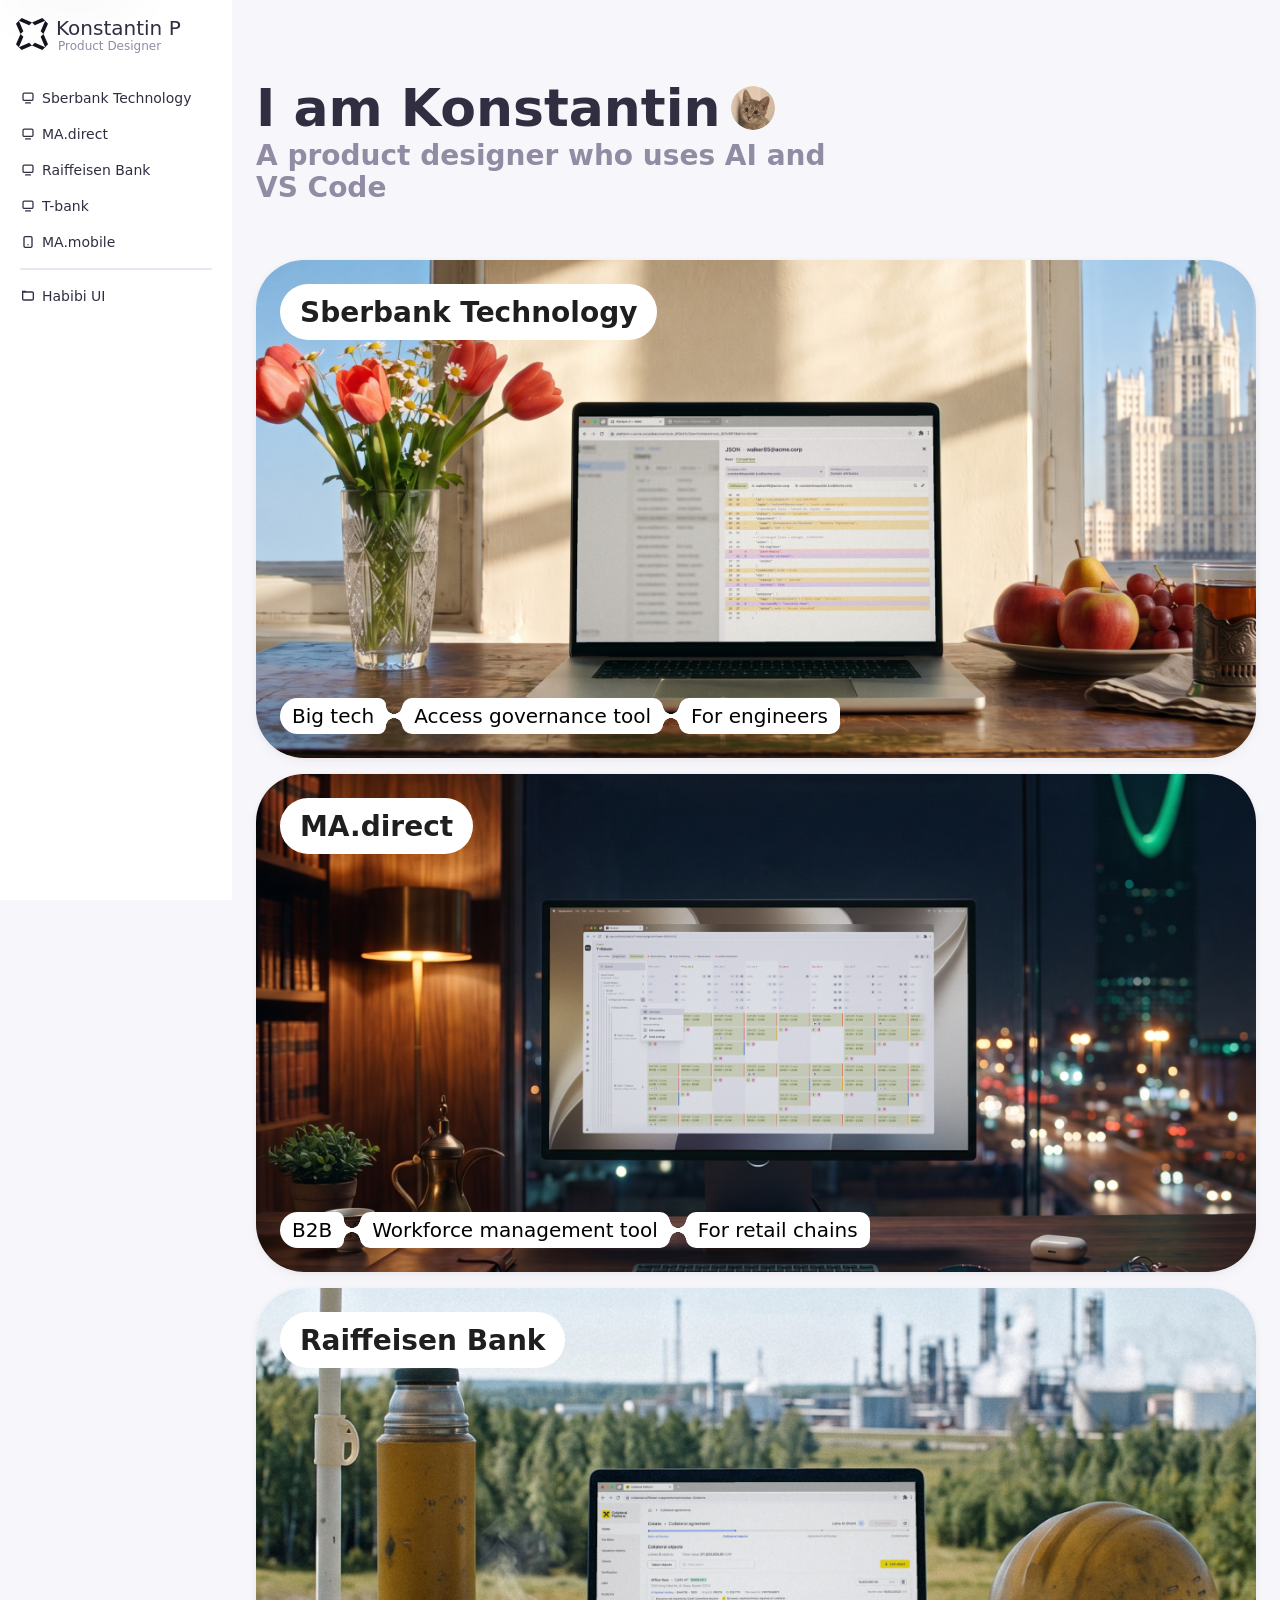
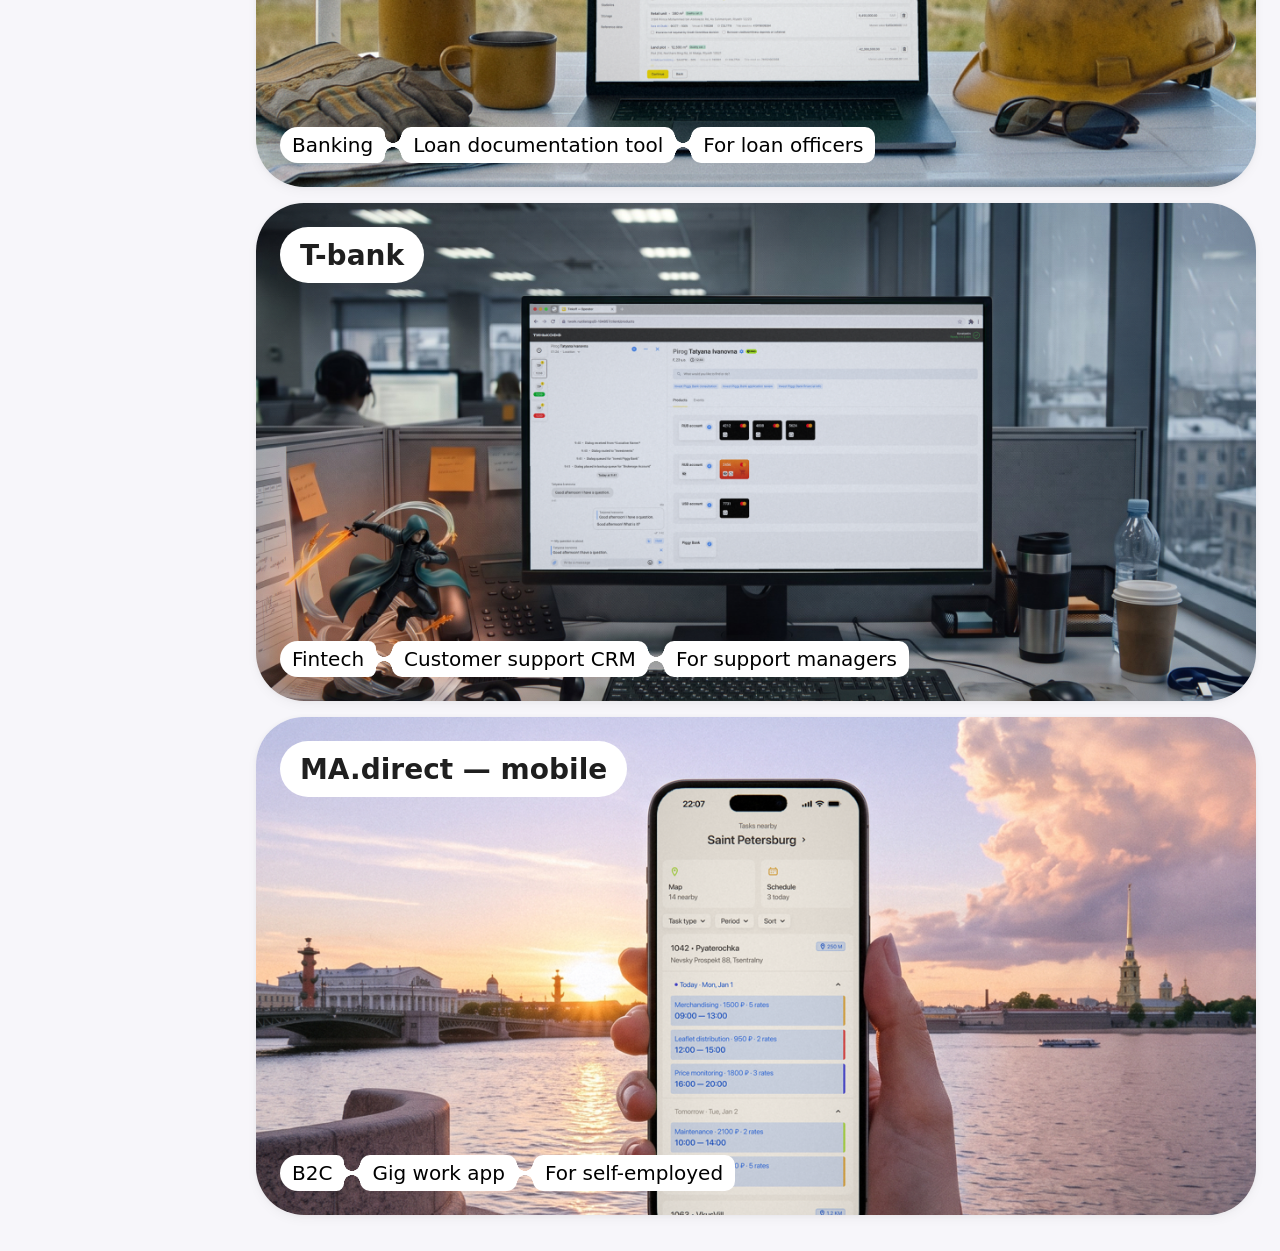
<file: index.html>
<!doctype html>
<html lang="en" dir="ltr" data-root="./">
<head>
  <!-- Page settings: title, description for Google and link previews,
       and the browser bar colour for day and night (theme-color) -->
  <meta charset="utf-8">
  <meta name="viewport" content="width=device-width, initial-scale=1, viewport-fit=cover">
  <title>Konstantin P — Product Designer</title>
  <meta name="description" content="Konstantin P — Product Designer. Case studies: Sberbank Technology, MA.direct, Raiffeisen Bank, T-bank, MA.direct — mobile.">
  <meta name="color-scheme" content="light dark">
  <meta name="theme-color" content="#ffffff" media="(prefers-color-scheme: light)">
  <meta name="theme-color" content="#191721" media="(prefers-color-scheme: dark)">
  <!-- The small icon in the browser tab -->
  <link rel="icon" href="./assets/img/favicon.svg" type="image/svg+xml">
  <!-- Styles: habibi tokens first, then the site styles (order matters) -->
  <link rel="stylesheet" href="./assets/css/tokens.css">
  <link rel="stylesheet" href="./assets/css/site.css">
  <!-- Visit counter (GoatCounter): https://uxpugovkin.goatcounter.com -->
  <script data-goatcounter="https://uxpugovkin.goatcounter.com/count" async src="//gc.zgo.at/count.js"></script>
</head>
<body data-page="storefront">
  <!-- "Skip to content" — only visible to keyboard users who press Tab -->
  <a class="skip-link body-c-regular" href="#main">Skip to content</a>
  <div class="app">
    <!-- SIDEBAR — left empty on purpose. It is filled in automatically from
         the menu list in assets/js/config.js, so every page shows the same menu. -->
    <header class="sidebar" data-sidebar></header>
    <!-- Scripts — the order matters:
         config.js        the name, role and menu list
         icons.js         the sidebar icons
         sidebar.js       builds the sidebar from the two files above
         mobile-bar.js    hides the phone top bar on scroll down
         image-loader.js  grey pulsing placeholder until images load
         toggle-media.js  the Legacy / Current segments and "AI scene" switch
         prefetch.js      loads the other case studies ahead -->
    <script src="./assets/js/config.js"></script>
    <script src="./assets/js/icons.js"></script>
    <script src="./assets/js/sidebar.js"></script>
    <script src="./assets/js/mobile-bar.js"></script>
    <script src="./assets/js/image-loader.js"></script>
    <script src="./assets/js/toggle-media.js"></script>
    <script src="./assets/js/prefetch.js"></script>
    <script src="./assets/js/card-hover.js"></script>

    <!-- === PAGE CONTENT ===
         Blocks stack top to bottom, 28px apart (vert-space), in the same
         order as the Content frame in Figma. -->
    <main class="content" id="main">
      <!-- === GREETING (Figma: Greetings) ===
           Name with the avatar next to it (Header Display B), and one line
           about me (Header H1, tertiary). -->
      <section class="greeting">
        <h1 class="greeting__title header-display-b">
          I am Konstantin
          <img class="greeting__avatar" src="./assets/img/home/avatar-1x.webp" srcset="./assets/img/home/avatar-1x.webp 1x, ./assets/img/home/avatar-2x.webp 2x"
               width="44" height="44" alt="" decoding="async">
        </h1>
        <p class="greeting__subtitle header-h1">A product designer who uses AI and VS Code</p>
      </section>

      <!-- === CASE STUDY CARDS ===
           One <li> per card: a picture (1140px file for normal screens, 2280px
           for retina), the title and the role. The whole card is one link. -->
      <ul class="storefront" aria-label="Case studies">
        <!-- Card: sbertech -->
        <li class="storefront__item storefront__item--sbertech">
          <a class="case-card case-card--image" href="./sbertech/" data-goatcounter-click="home-card-sbertech" data-goatcounter-title="Home card — Sberbank Technology">
            <span class="image-loader case-card__media">
              <img src="./assets/img/home/sbertech-card-1x.webp" srcset="./assets/img/home/sbertech-card-1x.webp 1140w, ./assets/img/home/sbertech-card-2x.webp 2280w"
                   sizes="(max-width: 767.98px) calc(100vw - 32px), (max-width: 1023.98px) calc(100vw - 264px), calc(100vw - 280px)"
                   width="2280" height="1136" alt="" decoding="async">
            </span>
            <span class="case-card__text">
              <h2 class="case-card__title header-h1">Sberbank Technology</h2>
            </span>
            <span class="case-card__tags">
              <span class="case-card__tag body-a-regular">Big tech</span>
              <span class="case-card__tag-link" aria-hidden="true"></span>
              <span class="case-card__tag body-a-regular">Access governance tool</span>
              <span class="case-card__tag-link" aria-hidden="true"></span>
              <span class="case-card__tag body-a-regular">For engineers</span>
            </span>
          </a>
        </li>
        <!-- Card: ma-direct -->
        <li class="storefront__item storefront__item--ma-direct">
          <a class="case-card case-card--image" href="./ma-direct/" data-goatcounter-click="home-card-ma-direct" data-goatcounter-title="Home card — MA.direct">
            <span class="image-loader case-card__media">
              <img src="./assets/img/home/ma-direct-card-1x.webp" srcset="./assets/img/home/ma-direct-card-1x.webp 1140w, ./assets/img/home/ma-direct-card-2x.webp 2280w"
                   sizes="(max-width: 767.98px) calc(100vw - 32px), (max-width: 1023.98px) calc(100vw - 264px), calc(100vw - 280px)"
                   width="2280" height="1136" alt="" decoding="async">
            </span>
            <span class="case-card__text">
              <h2 class="case-card__title header-h1">MA.direct</h2>
            </span>
            <span class="case-card__tags">
              <span class="case-card__tag body-a-regular">B2B</span>
              <span class="case-card__tag-link" aria-hidden="true"></span>
              <span class="case-card__tag body-a-regular">Workforce management tool</span>
              <span class="case-card__tag-link" aria-hidden="true"></span>
              <span class="case-card__tag body-a-regular">For retail chains</span>
            </span>
          </a>
        </li>
        <!-- Card: raiffeisen-bank -->
        <li class="storefront__item storefront__item--raiffeisen-bank">
          <a class="case-card case-card--image" href="./raiffeisen-bank/" data-goatcounter-click="home-card-raiffeisen-bank" data-goatcounter-title="Home card — Raiffeisen Bank">
            <span class="image-loader case-card__media">
              <img src="./assets/img/home/raiffeisen-bank-card-1x.webp" srcset="./assets/img/home/raiffeisen-bank-card-1x.webp 1140w, ./assets/img/home/raiffeisen-bank-card-2x.webp 2280w"
                   sizes="(max-width: 767.98px) calc(100vw - 32px), (max-width: 1023.98px) calc(100vw - 264px), calc(100vw - 280px)"
                   width="2280" height="1136" alt="" decoding="async">
            </span>
            <span class="case-card__text">
              <h2 class="case-card__title header-h1">Raiffeisen Bank</h2>
            </span>
            <span class="case-card__tags">
              <span class="case-card__tag body-a-regular">Banking</span>
              <span class="case-card__tag-link" aria-hidden="true"></span>
              <span class="case-card__tag body-a-regular">Loan documentation tool</span>
              <span class="case-card__tag-link" aria-hidden="true"></span>
              <span class="case-card__tag body-a-regular">For loan officers</span>
            </span>
          </a>
        </li>
        <!-- Card: t-bank -->
        <li class="storefront__item storefront__item--t-bank">
          <a class="case-card case-card--image" href="./t-bank/" data-goatcounter-click="home-card-t-bank" data-goatcounter-title="Home card — T-bank">
            <span class="image-loader case-card__media">
              <img src="./assets/img/home/t-bank-card-1x.webp" srcset="./assets/img/home/t-bank-card-1x.webp 1140w, ./assets/img/home/t-bank-card-2x.webp 2280w"
                   sizes="(max-width: 767.98px) calc(100vw - 32px), (max-width: 1023.98px) calc(100vw - 264px), calc(100vw - 280px)"
                   width="2280" height="1136" alt="" decoding="async">
            </span>
            <span class="case-card__text">
              <h2 class="case-card__title header-h1">T-bank</h2>
            </span>
            <span class="case-card__tags">
              <span class="case-card__tag body-a-regular">Fintech</span>
              <span class="case-card__tag-link" aria-hidden="true"></span>
              <span class="case-card__tag body-a-regular">Customer support CRM</span>
              <span class="case-card__tag-link" aria-hidden="true"></span>
              <span class="case-card__tag body-a-regular">For support managers</span>
            </span>
          </a>
        </li>
        <!-- Card: ma-mobile -->
        <li class="storefront__item storefront__item--ma-mobile">
          <a class="case-card case-card--image" href="./ma-mobile/" data-goatcounter-click="home-card-ma-mobile" data-goatcounter-title="Home card — MA.direct — mobile">
            <span class="image-loader case-card__media">
              <img src="./assets/img/home/ma-mobile-card-1x.webp" srcset="./assets/img/home/ma-mobile-card-1x.webp 1140w, ./assets/img/home/ma-mobile-card-2x.webp 2280w"
                   sizes="(max-width: 767.98px) calc(100vw - 32px), (max-width: 1023.98px) calc(100vw - 264px), calc(100vw - 280px)"
                   width="2280" height="1136" alt="" decoding="async">
            </span>
            <span class="case-card__text">
              <h2 class="case-card__title header-h1">MA.direct — mobile</h2>
            </span>
            <span class="case-card__tags">
              <span class="case-card__tag body-a-regular">B2C</span>
              <span class="case-card__tag-link" aria-hidden="true"></span>
              <span class="case-card__tag body-a-regular">Gig work app</span>
              <span class="case-card__tag-link" aria-hidden="true"></span>
              <span class="case-card__tag body-a-regular">For self-employed</span>
            </span>
          </a>
        </li>
      </ul>
    </main>
  </div>
</body>
</html>
</file>
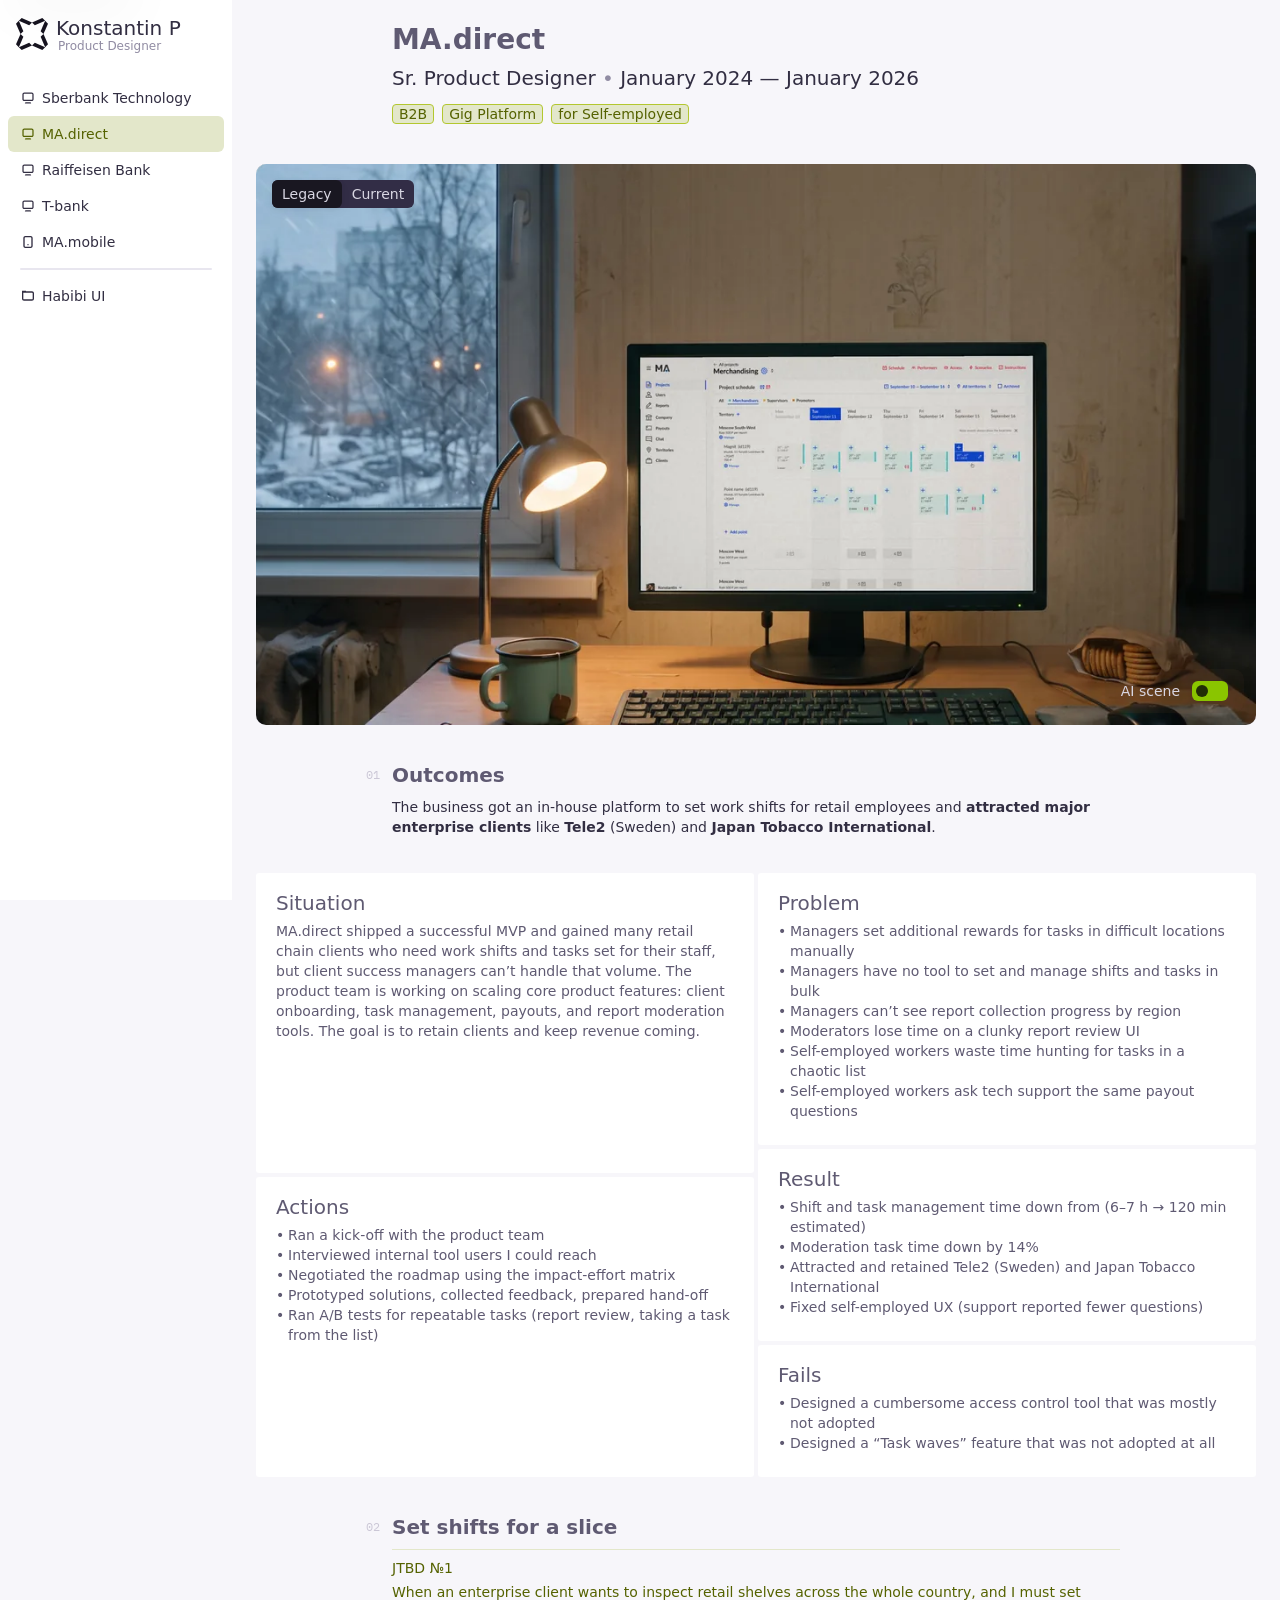
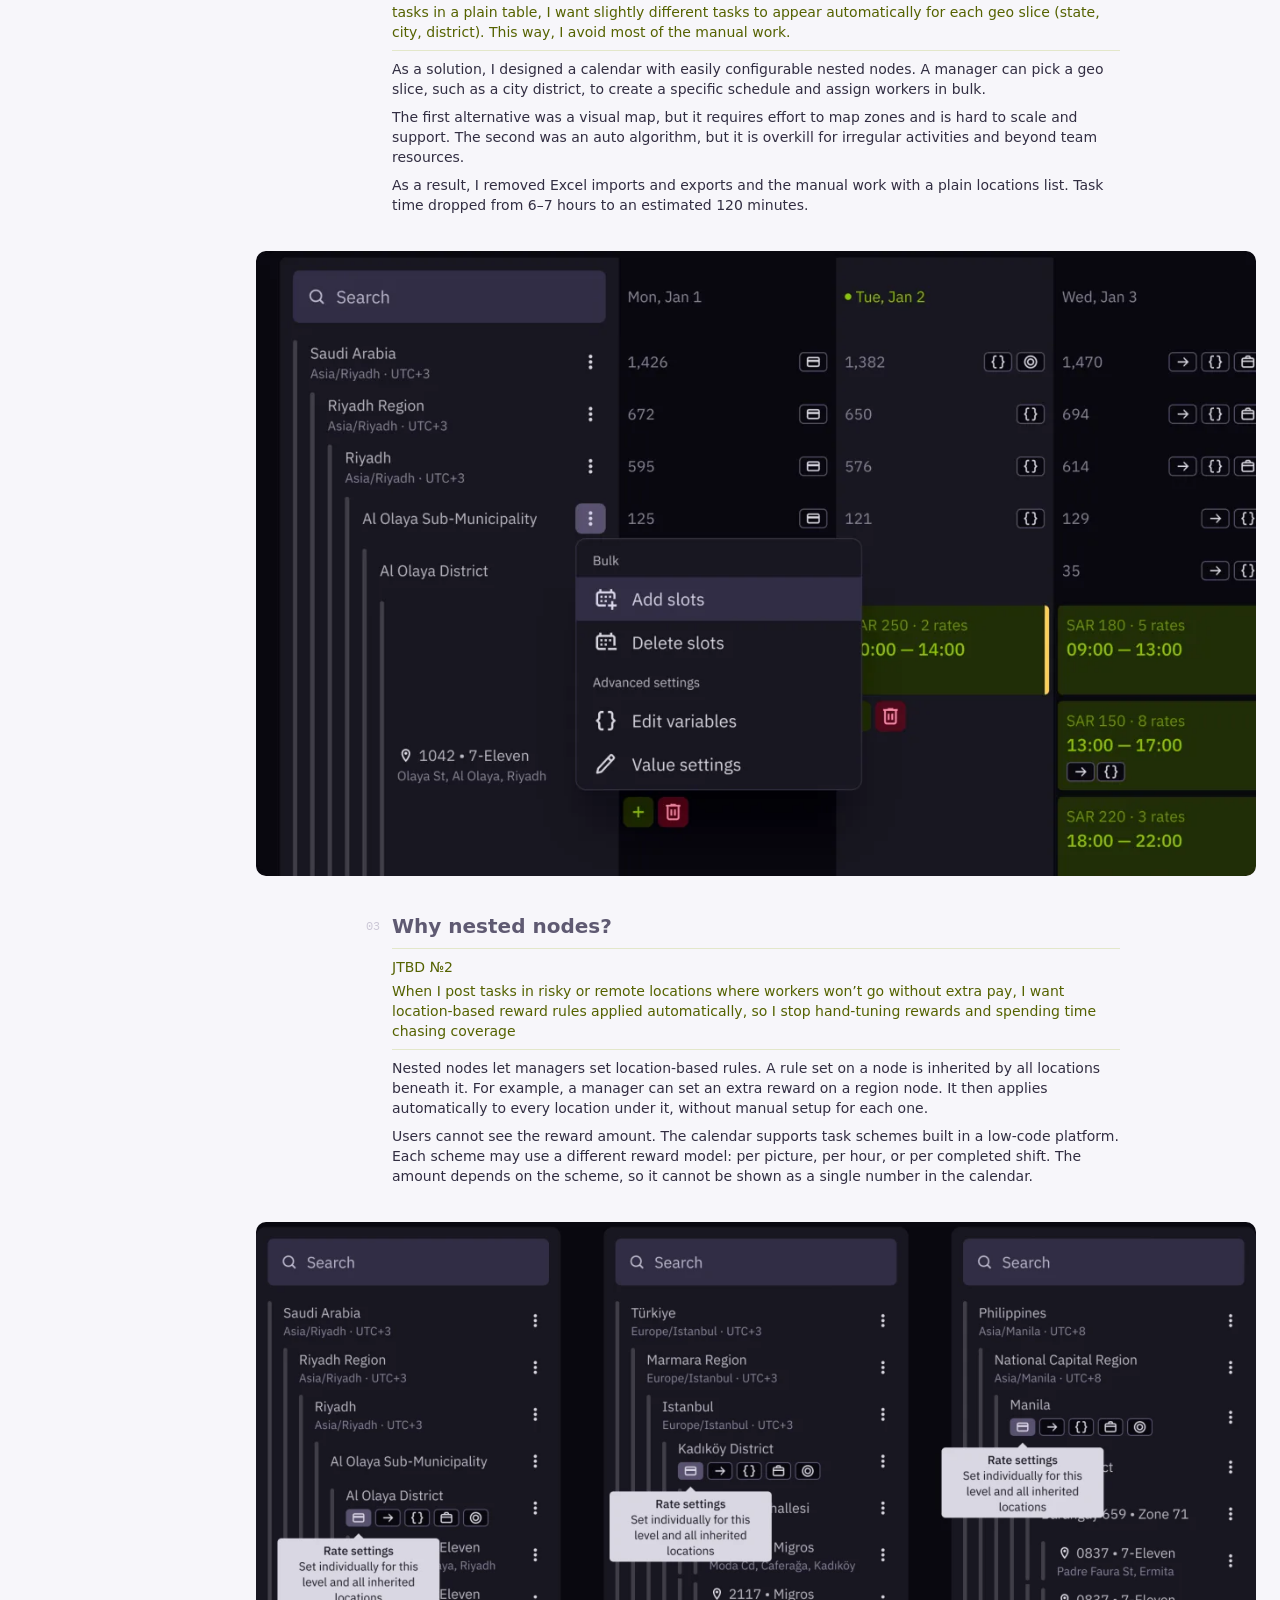
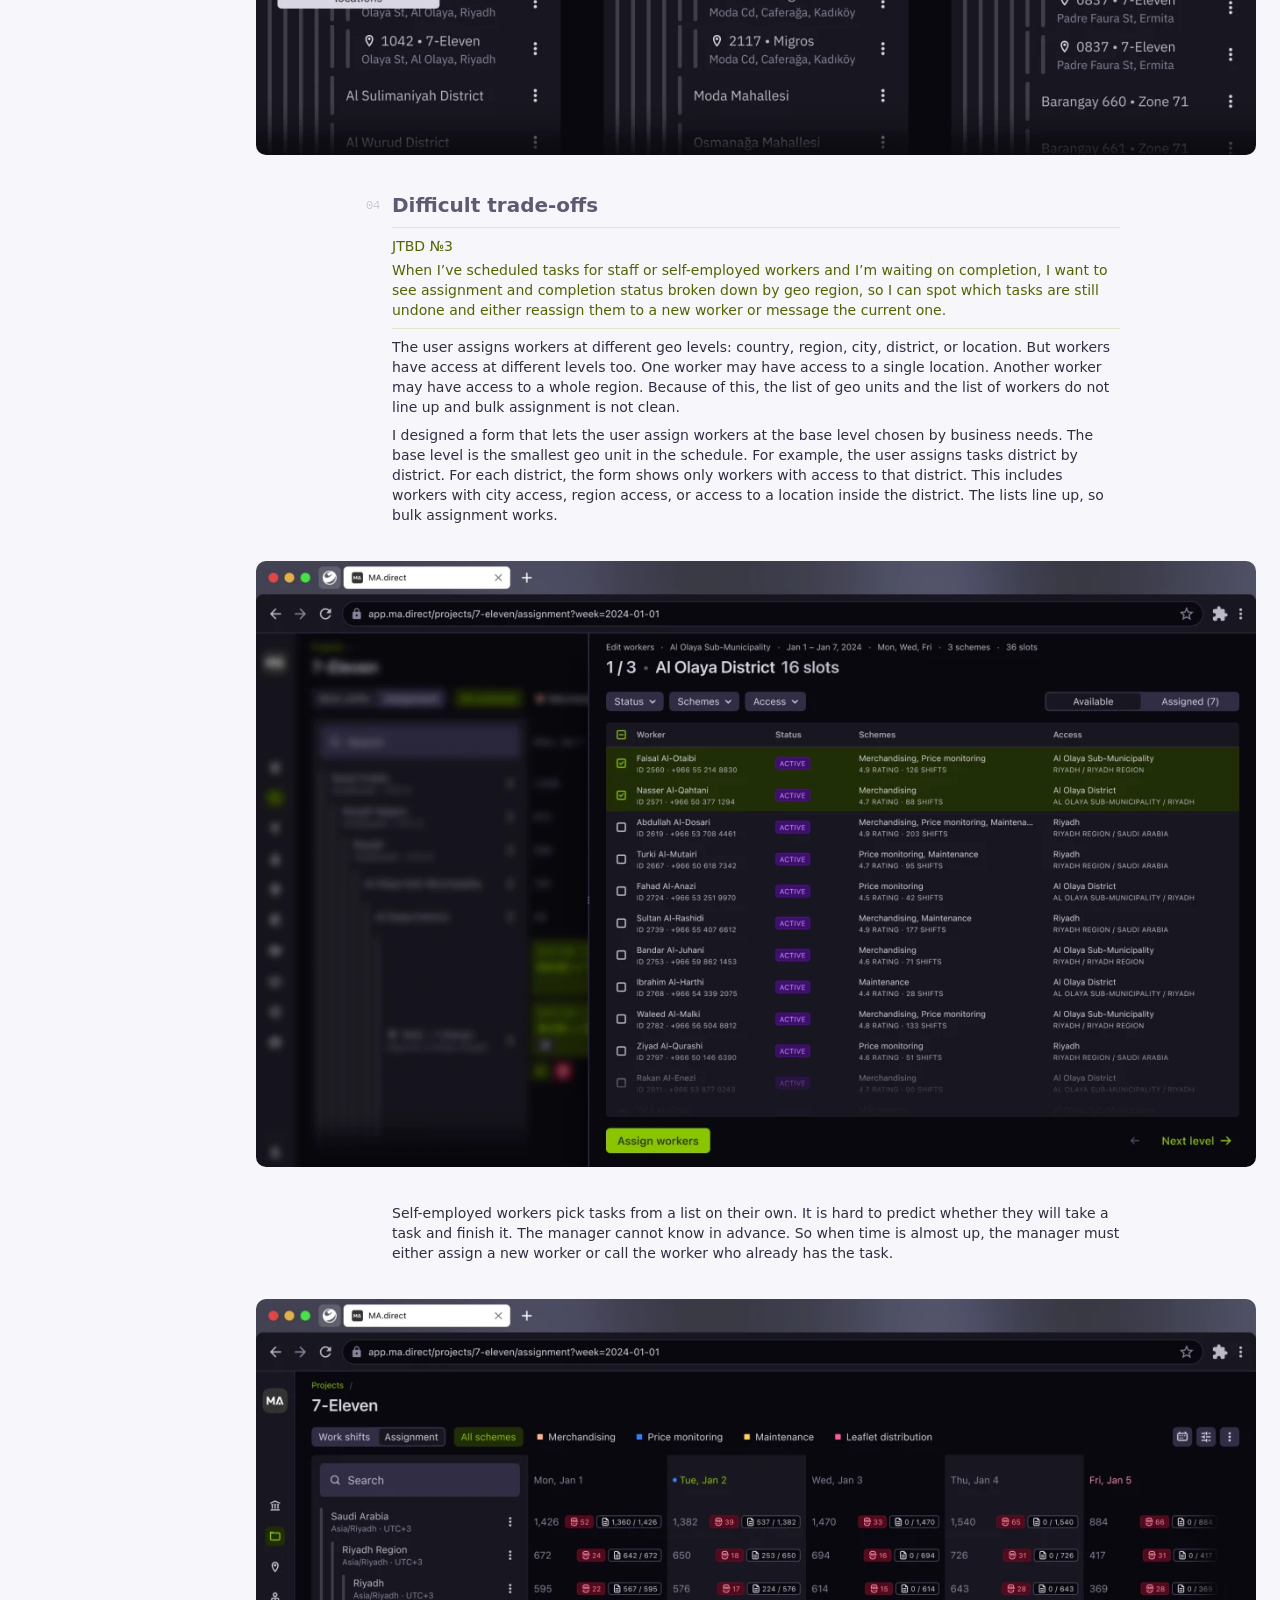
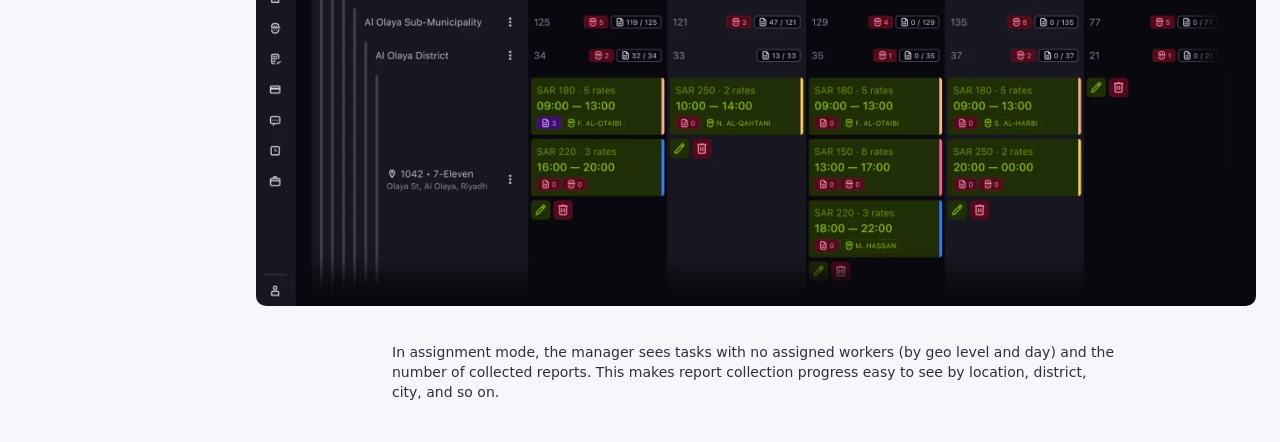
<file: ma-direct/index.html>
<!doctype html>
<html lang="en" dir="ltr" data-root="../">
<head>
  <!-- Page settings: title, description for Google and link previews,
       and the browser bar colour for day and night (theme-color) -->
  <meta charset="utf-8">
  <meta name="viewport" content="width=device-width, initial-scale=1, viewport-fit=cover">
  <title>MA.direct — Konstantin P</title>
  <meta name="description" content="Konstantin P — Sr. Product Designer at MA.direct, January 2024 — January 2026. B2B, Marketplace, for Self-employed.">
  <meta name="color-scheme" content="light dark">
  <meta name="theme-color" content="#ffffff" media="(prefers-color-scheme: light)">
  <meta name="theme-color" content="#191721" media="(prefers-color-scheme: dark)">
  <!-- The small icon in the browser tab -->
  <link rel="icon" href="../assets/img/favicon.svg" type="image/svg+xml">
  <!-- Styles: habibi tokens first, then the site styles (order matters) -->
  <link rel="stylesheet" href="../assets/css/tokens.css">
  <link rel="stylesheet" href="../assets/css/site.css">
  <!-- Visit counter (GoatCounter): https://uxpugovkin.goatcounter.com -->
  <script data-goatcounter="https://uxpugovkin.goatcounter.com/count" async src="//gc.zgo.at/count.js"></script>
</head>
<body data-page="ma-direct">
  <!-- "Skip to content" — only visible to keyboard users who press Tab -->
  <a class="skip-link body-c-regular" href="#main">Skip to content</a>
  <div class="app">
    <!-- SIDEBAR — left empty on purpose. It is filled in automatically from
         the menu list in assets/js/config.js, so every page shows the same menu. -->
    <header class="sidebar" data-sidebar></header>
    <!-- Scripts — the order matters:
         config.js        the name, role and menu list
         icons.js         the sidebar icons
         sidebar.js       builds the sidebar from the two files above
         mobile-bar.js    hides the phone top bar on scroll down
         image-loader.js  grey pulsing placeholder until images load
         toggle-media.js  the Legacy / Current segments and "AI scene" switch
         prefetch.js      loads the other case studies ahead -->
    <script src="../assets/js/config.js"></script>
    <script src="../assets/js/icons.js"></script>
    <script src="../assets/js/sidebar.js"></script>
    <script src="../assets/js/mobile-bar.js"></script>
    <script src="../assets/js/image-loader.js"></script>
    <script src="../assets/js/toggle-media.js"></script>
    <script src="../assets/js/prefetch.js"></script>

    <!-- === PAGE CONTENT ===
         Blocks stack top to bottom, 28px apart (vert-space), in the same
         order as the Content frame in Figma. -->
    <main class="content" id="main">
      <!-- === HEADER: title · role • period · tags === -->
      <header class="paragraph case-header">
        <h1 class="case-header__title header-h1">MA.direct</h1>
        <p class="case-header__meta body-a-regular">Sr. Product Designer <span class="case-header__sep">•</span> January 2024&nbsp;— January 2026</p>
        <ul class="case-header__tags" aria-label="Tags">
          <li class="tag">B2B</li>
          <li class="tag">Gig Platform</li>
          <li class="tag">for Self-employed</li>
        </ul>
      </header>

      <!-- === LEGACY vs CURRENT ===
           One block, four images (Figma: legaсy-demo-ma). The segment group
           picks Legacy or Current, the "AI scene" switch picks the scene or the
           plain screen. Images: -1x.webp (1140px) for normal screens, -2x.webp
           (2280px) for retina screens. -->
      <figure class="media">
        <div class="toggle-media" data-type="legacy">
          <span class="image-loader image-loader--spinner toggle-media__frame">
            <img class="toggle-media__image" data-type="legacy" data-ai="true" src="../assets/img/ma-direct/legacy-ai-scene-1x.webp" srcset="../assets/img/ma-direct/legacy-ai-scene-1x.webp 1140w, ../assets/img/ma-direct/legacy-ai-scene-2x.webp 2280w"
                 sizes="(max-width: 767.98px) calc(100vw - 48px), min(1140px, calc(100vw - 280px))"
                 width="1140" height="640" alt="Before, as an AI-generated scene: the old MA shift scheduler on a desktop monitor by a window on a snowy winter evening, with apartment blocks and street lamps outside, a desk lamp, a green mug with a tea bag, keys, biscuits and an old radiator with a sock drying on it. On screen is the Merchandising project schedule, a week of shifts for each store." decoding="async">
            <img class="toggle-media__image" data-type="legacy" data-ai="false" src="../assets/img/ma-direct/legacy-ui-1x.webp" srcset="../assets/img/ma-direct/legacy-ui-1x.webp 1140w, ../assets/img/ma-direct/legacy-ui-2x.webp 2280w"
                 sizes="(max-width: 767.98px) calc(100vw - 48px), min(1140px, calc(100vw - 280px))"
                 width="1140" height="640" alt="Before: the old MA shift scheduler in a browser. The Merchandising Charts project schedule lists stores by territory (Moscow SW) against a week from Mon, Sep 10 to Sun, Sep 16, with small shift cards showing hours and pay, and a plus button to add a shift on each day." loading="lazy" decoding="async" aria-hidden="true">
            <img class="toggle-media__image" data-type="current" data-ai="true" src="../assets/img/ma-direct/current-ai-scene-1x.webp" srcset="../assets/img/ma-direct/current-ai-scene-1x.webp 1140w, ../assets/img/ma-direct/current-ai-scene-2x.webp 2280w"
                 sizes="(max-width: 767.98px) calc(100vw - 48px), min(1140px, calc(100vw - 280px))"
                 width="1140" height="640" alt="After: the new MA.direct shift planner on a monitor in a Riyadh office at night, with the Kingdom Centre lit green outside the window, a brass lamp, a coffee pot and bookshelves. On screen, the 7-Eleven project shows a location tree down to a single store and a week of shift cards with pay in SAR and hours." loading="lazy" decoding="async" aria-hidden="true">
            <img class="toggle-media__image" data-type="current" data-ai="false" src="../assets/img/ma-direct/current-ui-1x.webp" srcset="../assets/img/ma-direct/current-ui-1x.webp 1140w, ../assets/img/ma-direct/current-ui-2x.webp 2280w"
                 sizes="(max-width: 767.98px) calc(100vw - 48px), min(1140px, calc(100vw - 280px))"
                 width="1140" height="640" alt="Current: the MA.direct shift planner in the browser. The 7-Eleven project, Assignment view, shows a location tree from Saudi Arabia down to store 1042 on Olaya St, daily shift counts for Mon, Jan 1 to Fri, Jan 5, and shift cards with pay and hours, such as SAR 180 · 5 rates, 09:00 — 13:00." loading="lazy" decoding="async" aria-hidden="true">
          </span>
          <!-- Legacy / Current (habibi: segment-group, always Olive Night colours) -->
          <div class="segment-group toggle-media__segments" data-theme="olive-night" role="group" aria-label="Version">
            <button class="segment body-c-regular" type="button" data-type="legacy" aria-pressed="true"
                    data-goatcounter-click="ma-direct-legacy-segment" data-goatcounter-title="Legacy segment — ma-direct">Legacy</button>
            <button class="segment body-c-regular" type="button" data-type="current" aria-pressed="false"
                    data-goatcounter-click="ma-direct-current-segment" data-goatcounter-title="Current segment — ma-direct">Current</button>
          </div>
          <!-- The "AI scene" switch in a frosted pill (always Olive Night colours) -->
          <div class="toggle-media__control" data-theme="olive-night">
            <button class="switch-and-text toggle-media__switch" type="button" role="switch" aria-checked="true" dir="rtl"
                    data-goatcounter-click="ma-direct-ai-scene-toggle" data-goatcounter-title="AI scene switch — ma-direct">
              <span class="switch" aria-hidden="true"><span class="switch__knob"></span></span>
              <span class="body-c-regular">AI scene</span>
            </button>
          </div>
        </div>
      </figure>

      <!-- === SECTION — numbered automatically (01, 02…): title + text === -->
      <section class="paragraph case-section" aria-labelledby="outcomes">
        <h2 class="case-section__title header-h3" id="outcomes">Outcomes</h2>
        <p class="case-section__body body-c-regular">The business got an in-house platform to set work shifts for retail employees and <strong>attracted major enterprise clients</strong> like <strong>Tele2</strong> (Sweden) and <strong>Japan Tobacco International</strong>.</p>
      </section>

      <!-- === REFLECTION CARDS ===
           Left column: Situation · Actions
           Right column: Problem · Result · Fails -->
      <section class="cards" aria-label="Reflection">
        <div class="cards__grid">
          <div class="cards__col">
            <article class="card card--grow">
              <h2 class="card__title body-a-regular">Situation</h2>
              <p class="body-c-regular">MA.direct shipped a successful MVP and gained many retail chain clients who need work shifts and tasks set for their staff, but client success managers can’t handle that volume. The product team is working on scaling core product features: client onboarding, task management, payouts, and report moderation tools. The goal is to retain clients and keep revenue coming.</p>
            </article>
            <article class="card card--grow">
              <h2 class="card__title body-a-regular">Actions</h2>
              <ul class="card__list body-c-regular">
                <li>Ran a kick-off with the product team</li>
                <li>Interviewed internal tool users I could reach</li>
                <li>Negotiated the roadmap using the impact-effort matrix</li>
                <li>Prototyped solutions, collected feedback, prepared hand-off</li>
                <li>Ran A/B tests for repeatable tasks (report review, taking a task from the list)</li>
              </ul>
            </article>
          </div>
          <div class="cards__col">
            <article class="card card--grow">
              <h2 class="card__title body-a-regular">Problem</h2>
              <ul class="card__list body-c-regular">
                <li>Managers set additional rewards for tasks in difficult locations manually</li>
                <li>Managers have no tool to set and manage shifts and tasks in bulk</li>
                <li>Managers can’t see report collection progress by region</li>
                <li>Moderators lose time on a clunky report review UI</li>
                <li>Self-employed workers waste time hunting for tasks in a chaotic list</li>
                <li>Self-employed workers ask tech support the same payout questions</li>
              </ul>
            </article>
            <article class="card card--grow">
              <h2 class="card__title body-a-regular">Result</h2>
              <ul class="card__list body-c-regular">
                <li>Shift and task management time down from (6–7&nbsp;h → 120&nbsp;min estimated)</li>
                <li>Moderation task time down by 14%</li>
                <li>Attracted and retained Tele2 (Sweden) and Japan Tobacco International</li>
                <li>Fixed self-employed UX (support reported fewer questions)</li>
              </ul>
            </article>
            <article class="card">
              <h2 class="card__title body-a-regular">Fails</h2>
              <ul class="card__list body-c-regular">
                <li>Designed a cumbersome access control tool that was mostly not adopted</li>
                <li>Designed a “Task waves” feature that was not adopted at all</li>
              </ul>
            </article>
          </div>
        </div>
      </section>

      <!-- === SECTION — numbered automatically (01, 02…): title + text === -->
      <section class="paragraph case-section" aria-labelledby="slice">
        <h2 class="case-section__title header-h3" id="slice">Set shifts for a slice</h2>
        <div class="case-jtbd body-c-regular">
          <p class="body-c-bold">JTBD №1</p>
          <p>When an enterprise client wants to inspect retail shelves across the whole country, and I must set tasks in a plain table, I want slightly different tasks to appear automatically for each geo slice (state, city, district). This way, I avoid most of the manual work.</p>
        </div>
        <p class="case-section__body body-c-regular">As a solution, I designed a calendar with easily configurable nested nodes. A manager can pick a geo slice, such as a city district, to create a specific schedule and assign workers in bulk.</p>
        <p class="case-section__body body-c-regular">The first alternative was a visual map, but it requires effort to map zones and is hard to scale and support. The second was an auto algorithm, but it is overkill for irregular activities and beyond team resources.</p>
        <p class="case-section__body body-c-regular">As a result, I removed Excel imports and exports and the manual work with a plain locations list. Task time dropped from 6–7 hours to an estimated 120 minutes.</p>
      </section>

      <!-- === IMAGES ===
           Each image: the 1140px file for normal screens, the 2160px file for
           retina screens and when clicked (opens full size). -->
      <figure class="media">
        <a class="media__link" href="../assets/img/ma-direct/slice-calendar-2160.webp">
          <span class="image-loader image-loader--spinner">
            <img class="media__image" src="../assets/img/ma-direct/slice-calendar-1140.webp" srcset="../assets/img/ma-direct/slice-calendar-1140.webp 1140w, ../assets/img/ma-direct/slice-calendar-2160.webp 2160w"
                 sizes="(max-width: 767.98px) calc(100vw - 48px), min(1140px, calc(100vw - 280px))"
                 width="2160" height="1350" alt="Close-up of the MA.direct shift planner: a location tree from Saudi Arabia through Riyadh Region, Riyadh and Al Olaya Sub-Municipality down to Al Olaya District and store 1042 on Olaya St. A bulk menu is open on Al Olaya Sub-Municipality with Add slots, Delete slots, Edit variables and Value settings, next to daily counts for Mon, Jan 1 to Wed, Jan 3 and shift cards such as SAR 180 · 5 rates, 09:00 — 13:00." loading="lazy" decoding="async">
          </span>
          <span class="visually-hidden">(opens full size)</span>
        </a>
      </figure>

      <!-- === SECTION — numbered automatically (01, 02…): title + text === -->
      <section class="paragraph case-section" aria-labelledby="nested-nodes">
        <h2 class="case-section__title header-h3" id="nested-nodes">Why nested nodes?</h2>
        <div class="case-jtbd body-c-regular">
          <p class="body-c-bold">JTBD №2</p>
          <p>When I post tasks in risky or remote locations where workers won’t go without extra pay, I want location-based reward rules applied automatically, so I stop hand-tuning rewards and spending time chasing coverage</p>
        </div>
        <p class="case-section__body body-c-regular">Nested nodes let managers set location-based rules. A rule set on a node is inherited by all locations beneath it. For example, a manager can set an extra reward on a region node. It then applies automatically to every location under it, without manual setup for each one.</p>
        <p class="case-section__body body-c-regular">Users cannot see the reward amount. The calendar supports task schemes built in a low-code platform. Each scheme may use a different reward model: per picture, per hour, or per completed shift. The amount depends on the scheme, so it cannot be shown as a single number in the calendar.</p>
      </section>

      <figure class="media">
        <a class="media__link" href="../assets/img/ma-direct/levels-2160.webp">
          <span class="image-loader image-loader--spinner">
            <img class="media__image" src="../assets/img/ma-direct/levels-1140.webp" srcset="../assets/img/ma-direct/levels-1140.webp 1140w, ../assets/img/ma-direct/levels-2160.webp 2160w"
                 sizes="(max-width: 767.98px) calc(100vw - 48px), min(1140px, calc(100vw - 280px))"
                 width="2160" height="1152" alt="Close-up of three location trees, each set up with different levels: Saudi Arabia down to 7-Eleven stores in Al Olaya District, Riyadh; Türkiye down to Migros stores in Kadıköy, Istanbul; and the Philippines down to 7-Eleven stores in Ermita, Manila. In each tree a node’s action bar is open with a Rate settings tooltip: set individually for this level and all inherited locations." loading="lazy" decoding="async">
          </span>
          <span class="visually-hidden">(opens full size)</span>
        </a>
      </figure>

      <!-- === SECTION — numbered automatically (01, 02…): title + text === -->
      <section class="paragraph case-section" aria-labelledby="trade-offs">
        <h2 class="case-section__title header-h3" id="trade-offs">Difficult trade-offs</h2>
        <div class="case-jtbd body-c-regular">
          <p class="body-c-bold">JTBD №3</p>
          <p>When I’ve scheduled tasks for staff or self-employed workers and I’m waiting on completion, I want to see assignment and completion status broken down by geo region, so I can spot which tasks are still undone and either reassign them to a new worker or message the current one.</p>
        </div>
        <p class="case-section__body body-c-regular">The user assigns workers at different geo levels: country, region, city, district, or location. But workers have access at different levels too. One worker may have access to a single location. Another worker may have access to a whole region. Because of this, the list of geo units and the list of workers do not line up and bulk assignment is not clean.</p>
        <p class="case-section__body body-c-regular">I designed a form that lets the user assign workers at the base level chosen by business needs. The base level is the smallest geo unit in the schedule. For example, the user assigns tasks district by district. For each district, the form shows only workers with access to that district. This includes workers with city access, region access, or access to a location inside the district. The lists line up, so bulk assignment works.</p>
      </section>

      <!-- === IMAGES ===
           Each image: the 1140px file for normal screens, the 2160px file for
           retina screens and when clicked (opens full size). -->
      <figure class="media">
        <a class="media__link" href="../assets/img/ma-direct/assignment-form-2160.webp">
          <span class="image-loader image-loader--spinner">
            <img class="media__image" src="../assets/img/ma-direct/assignment-form-1140.webp" srcset="../assets/img/ma-direct/assignment-form-1140.webp 1140w, ../assets/img/ma-direct/assignment-form-2160.webp 2160w"
                 sizes="(max-width: 767.98px) calc(100vw - 48px), min(1140px, calc(100vw - 280px))"
                 width="2160" height="1308" alt="The Edit workers form in the MA.direct web app (app.ma.direct, 7-Eleven project, Assignment view), step 1 of 3 for Al Olaya District with 16 slots. A table lists only workers with access to this district — by district, sub-municipality, city or region — with their status, schemes, rating and shift count. Two workers are ticked, and the form has Status, Schemes and Access filters, Available and Assigned tabs, an Assign workers button and a Next level link." loading="lazy" decoding="async">
          </span>
          <span class="visually-hidden">(opens full size)</span>
        </a>
      </figure>

      <!-- === TEXT — a paragraph without a title or number === -->
      <div class="paragraph">
        <p class="case-section__body body-c-regular">Self-employed workers pick tasks from a list on their own. It is hard to predict whether they will take a task and finish it. The manager cannot know in advance. So when time is almost up, the manager must either assign a new worker or call the worker who already has the task.</p>
      </div>

      <figure class="media">
        <a class="media__link" href="../assets/img/ma-direct/assignment-calendar-2160.webp">
          <span class="image-loader image-loader--spinner">
            <img class="media__image" src="../assets/img/ma-direct/assignment-calendar-1140.webp" srcset="../assets/img/ma-direct/assignment-calendar-1140.webp 1140w, ../assets/img/ma-direct/assignment-calendar-2160.webp 2160w"
                 sizes="(max-width: 767.98px) calc(100vw - 48px), min(1140px, calc(100vw - 280px))"
                 width="2160" height="1308" alt="The 7-Eleven project in Assignment view in the MA.direct web app: a location tree from Saudi Arabia down to store 1042 on Olaya St, with daily counts per level for Mon, Jan 1 to Fri, Jan 5 showing open tasks and collected reports. Shift cards show pay, hours and the assigned worker, such as SAR 180 · 5 rates, 09:00 — 13:00, F. Al-Otaibi." loading="lazy" decoding="async">
          </span>
          <span class="visually-hidden">(opens full size)</span>
        </a>
      </figure>

      <!-- === TEXT — a paragraph without a title or number === -->
      <div class="paragraph">
        <p class="case-section__body body-c-regular">In assignment mode, the manager sees tasks with no assigned workers (by geo level and day) and the number of collected reports. This makes report collection progress easy to see by location, district, city, and so on.</p>
      </div>

      <!-- Add more sections above; numbers update automatically -->
    </main>
  </div>
</body>
</html>
</file>
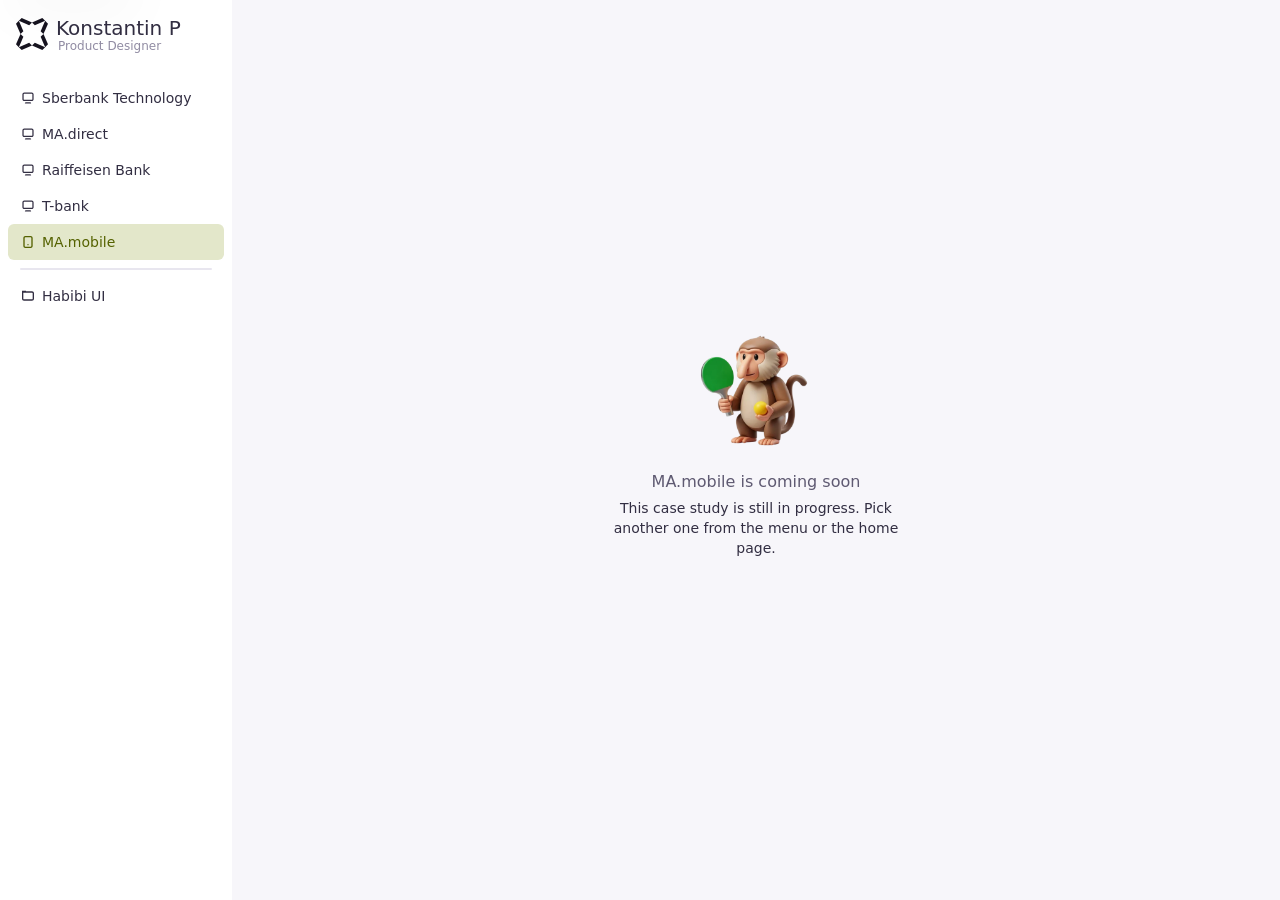
<file: ma-mobile/index.html>
<!doctype html>
<html lang="en" dir="ltr" data-root="../">
<head>
  <!-- Page settings: title, description for Google and link previews,
       and the browser bar colour for day and night (theme-color) -->
  <meta charset="utf-8">
  <meta name="viewport" content="width=device-width, initial-scale=1, viewport-fit=cover">
  <title>MA.mobile — Konstantin P</title>
  <meta name="description" content="Konstantin P — Product Designer. MA.mobile case study, coming soon.">
  <meta name="color-scheme" content="light dark">
  <meta name="theme-color" content="#ffffff" media="(prefers-color-scheme: light)">
  <meta name="theme-color" content="#191721" media="(prefers-color-scheme: dark)">
  <meta name="robots" content="noindex">
  <!-- The small icon in the browser tab -->
  <link rel="icon" href="../assets/img/favicon.svg" type="image/svg+xml">
  <!-- Styles: habibi tokens first, then the site styles (order matters) -->
  <link rel="stylesheet" href="../assets/css/tokens.css">
  <link rel="stylesheet" href="../assets/css/site.css">
  <!-- Visit counter (GoatCounter): https://uxpugovkin.goatcounter.com -->
  <script data-goatcounter="https://uxpugovkin.goatcounter.com/count" async src="//gc.zgo.at/count.js"></script>
</head>
<body data-page="ma-mobile">
  <!-- "Skip to content" — only visible to keyboard users who press Tab -->
  <a class="skip-link body-c-regular" href="#main">Skip to content</a>
  <div class="app">
    <!-- SIDEBAR — left empty on purpose. It is filled in automatically from
         the menu list in assets/js/config.js, so every page shows the same menu. -->
    <header class="sidebar" data-sidebar></header>
    <!-- Scripts — the order matters:
         config.js        the name, role and menu list
         icons.js         the sidebar icons
         sidebar.js       builds the sidebar from the two files above
         mobile-bar.js    hides the phone top bar on scroll down
         image-loader.js  grey pulsing placeholder until images load
         toggle-media.js  the Legacy / Current segments and "AI scene" switch
         prefetch.js      loads the other case studies ahead -->
    <script src="../assets/js/config.js"></script>
    <script src="../assets/js/icons.js"></script>
    <script src="../assets/js/sidebar.js"></script>
    <script src="../assets/js/mobile-bar.js"></script>
    <script src="../assets/js/image-loader.js"></script>
    <script src="../assets/js/toggle-media.js"></script>
    <script src="../assets/js/prefetch.js"></script>

    <!-- === PAGE CONTENT ===
         Blocks stack top to bottom, 28px apart (vert-space), in the same
         order as the Content frame in Figma. -->
    <main class="content" id="main">
      <!-- Page title for screen readers and Google (not shown on screen) -->
      <h1 class="visually-hidden">MA.mobile</h1>

      <!-- Replace this empty state with the case study content
           (copy the header and sections from any other case study folder) -->
      <section class="empty-state" aria-label="MA.mobile">
        <span class="image-loader">
          <picture>
            <source srcset="../assets/img/empty-state.webp" type="image/webp">
            <img class="empty-state__image" src="../assets/img/empty-state.png" width="128" height="128" alt="A cartoon proboscis monkey holding a green table-tennis paddle and a yellow ball">
          </picture>
        </span>
        <div class="empty-state__text">
          <p class="empty-state__title body-b-bold">MA.mobile is coming soon</p>
          <p class="empty-state__body body-c-regular">This case study is still in progress. Pick another one from the menu or the home page.</p>
        </div>
      </section>
    </main>
  </div>
</body>
</html>
</file>
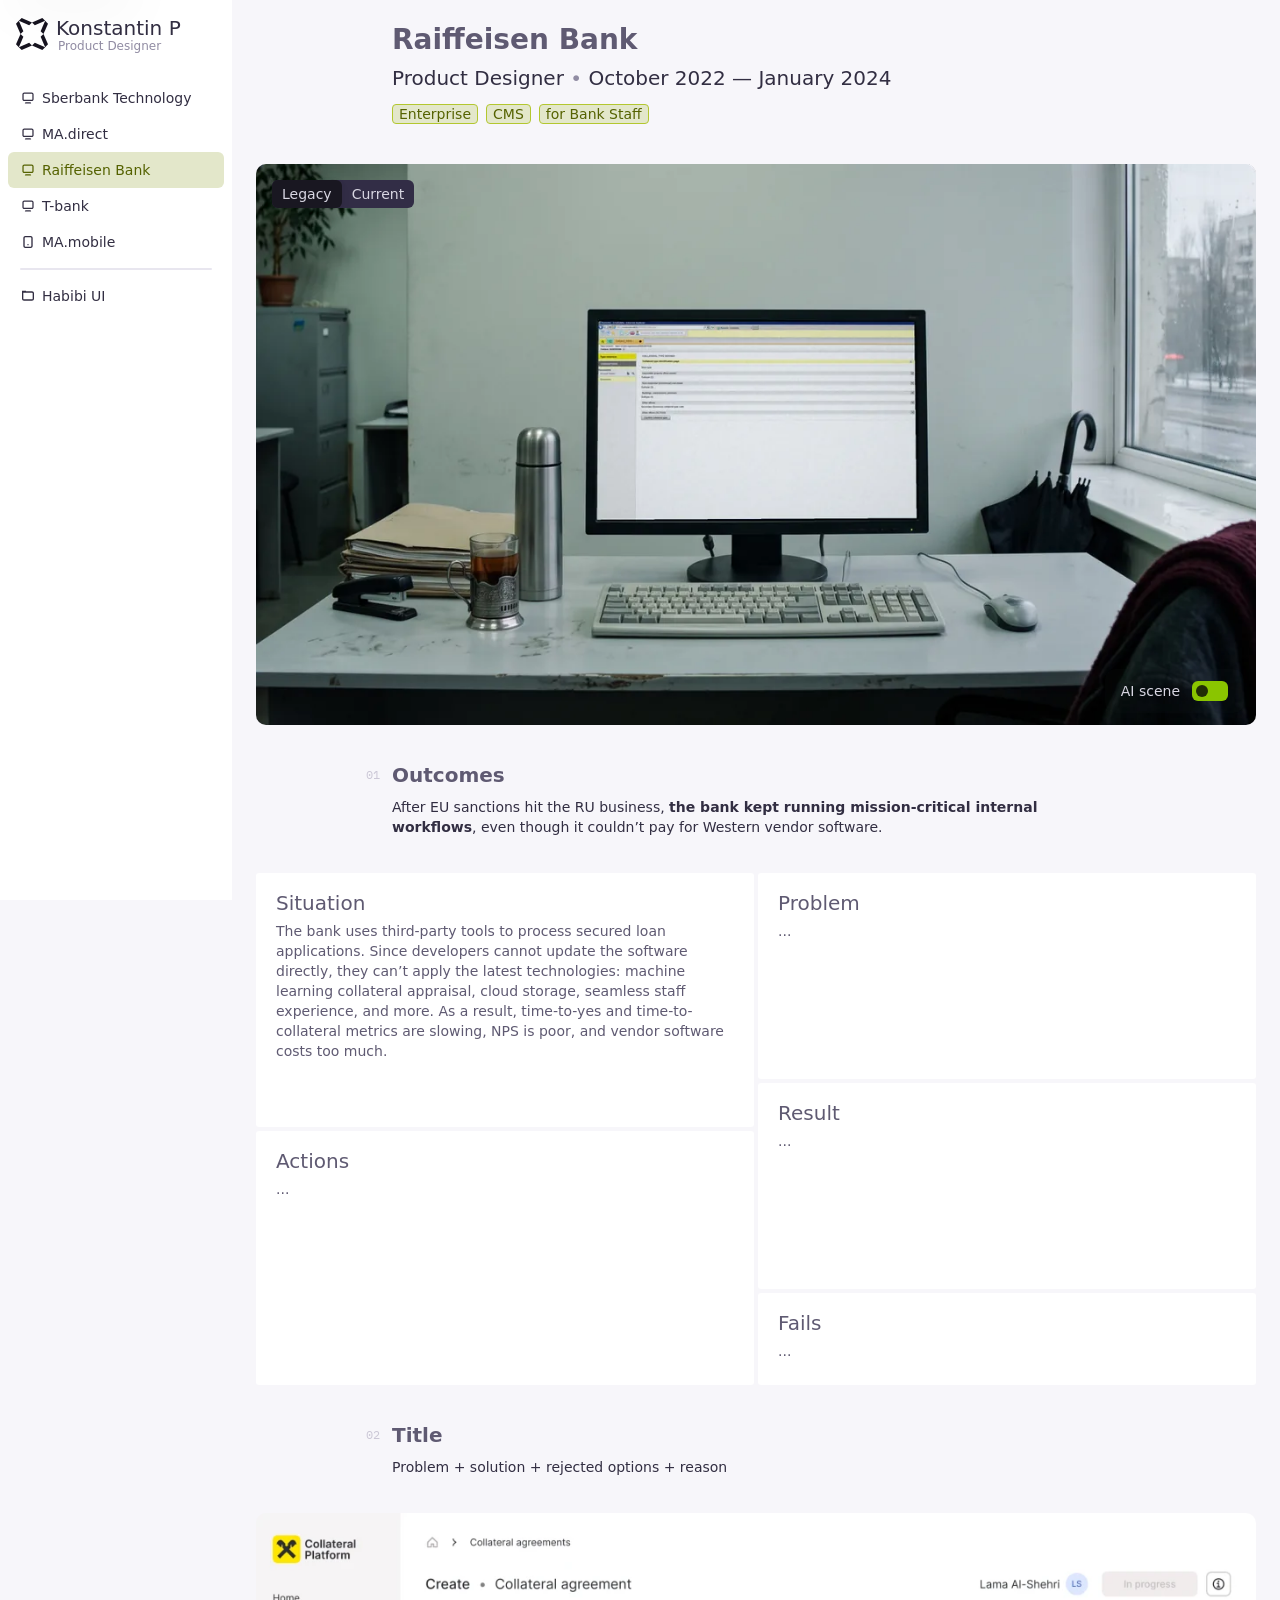
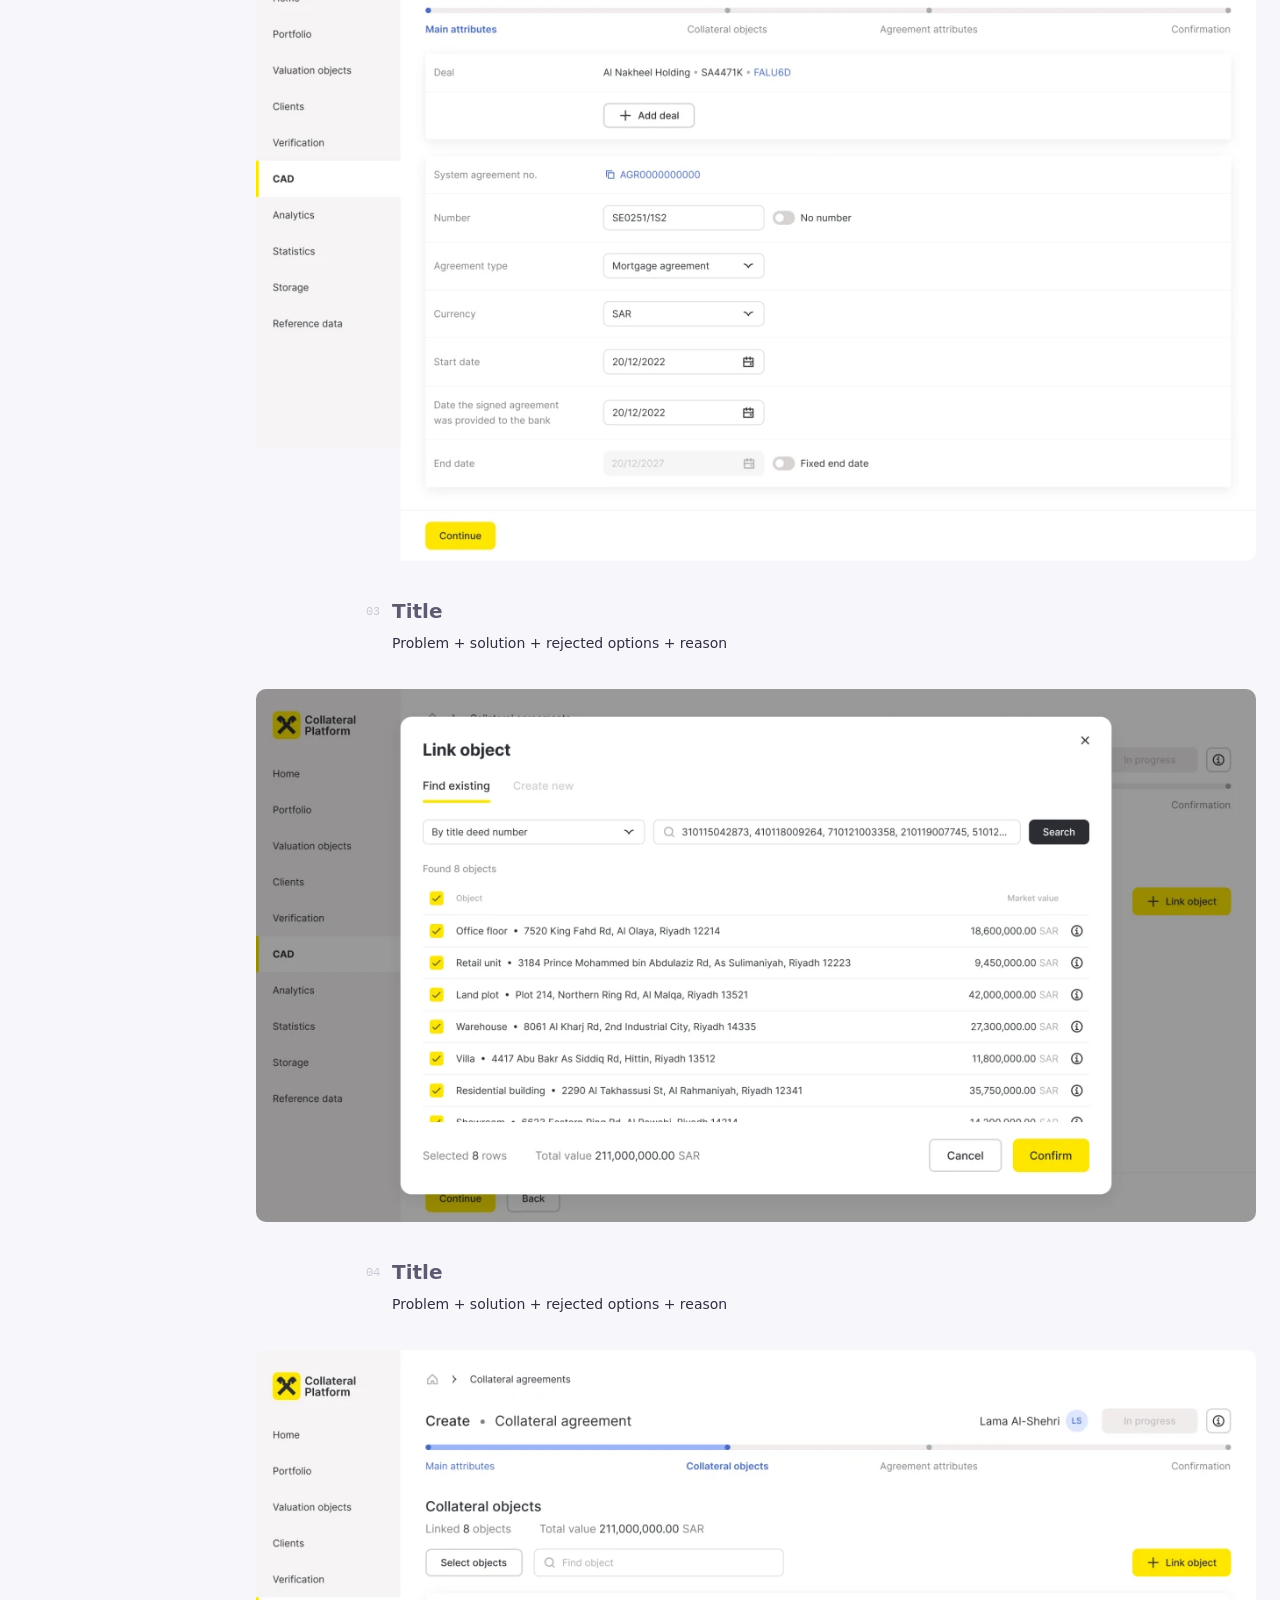
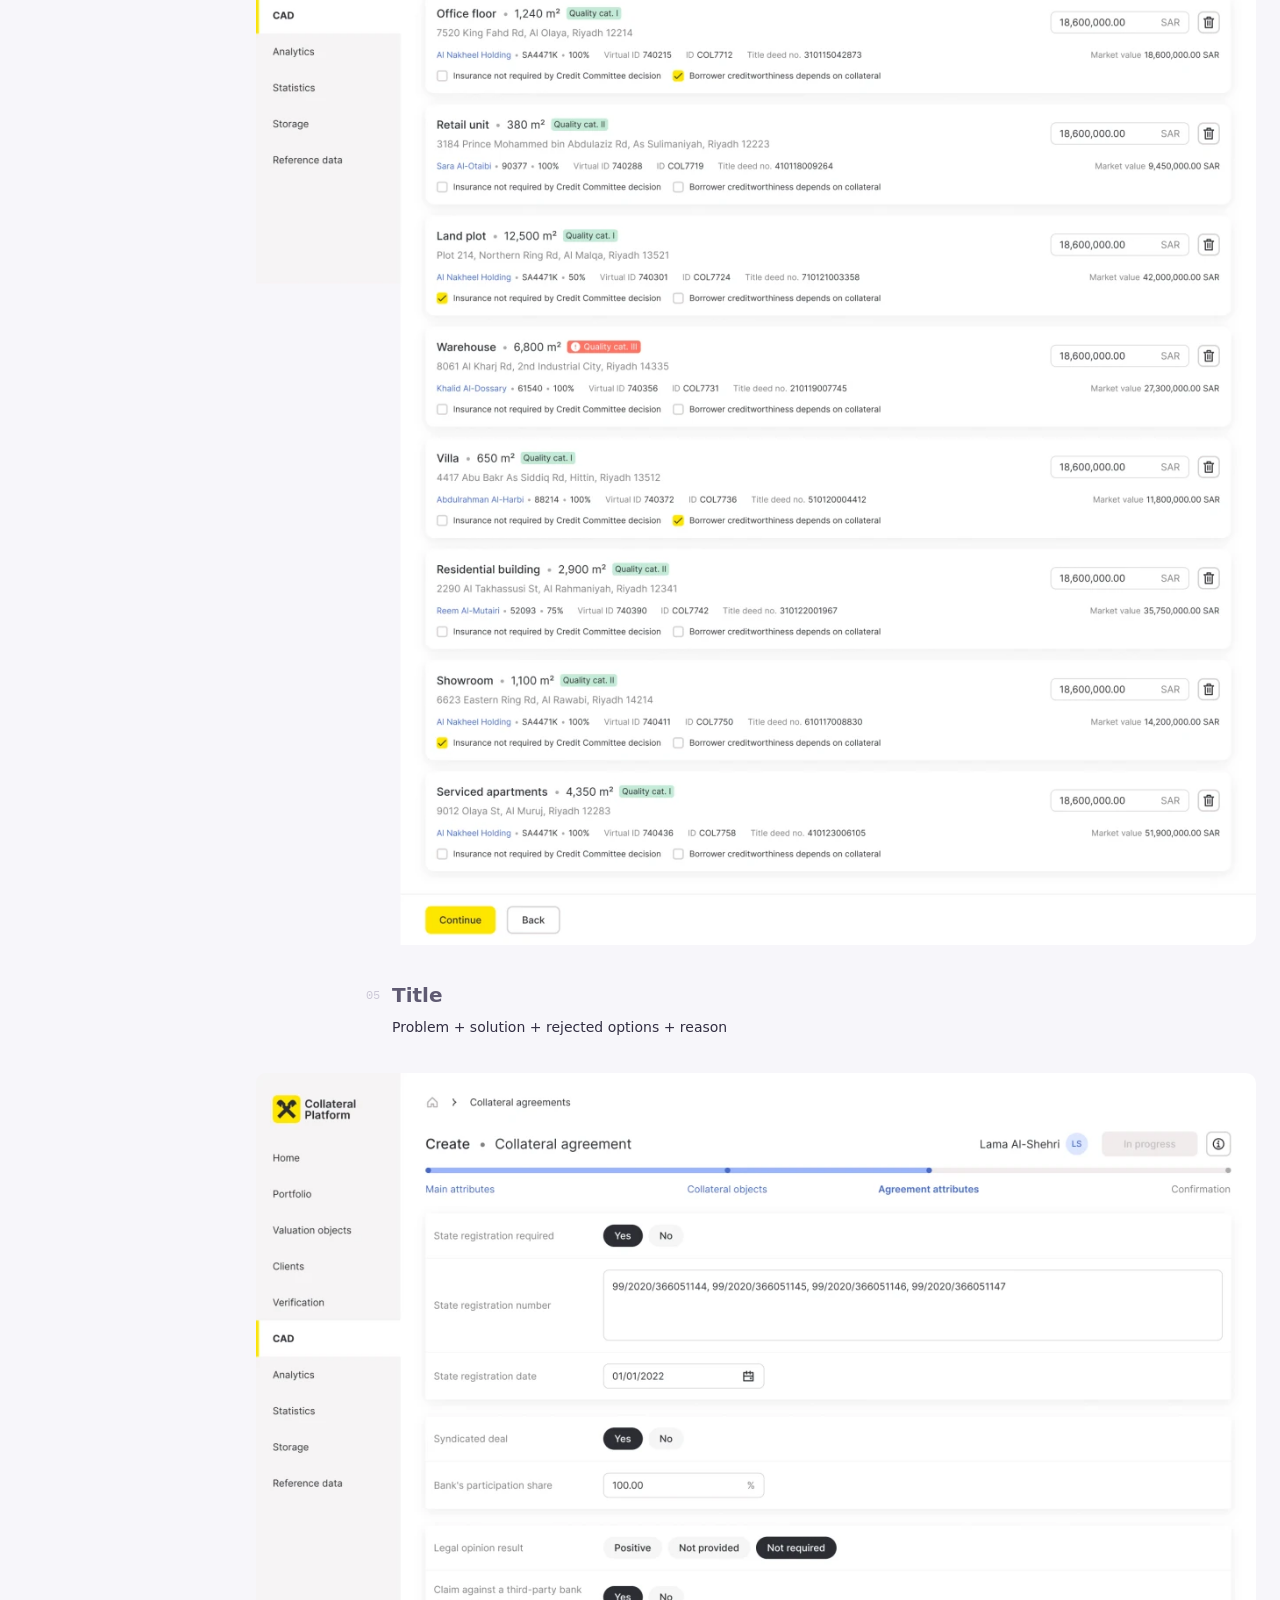
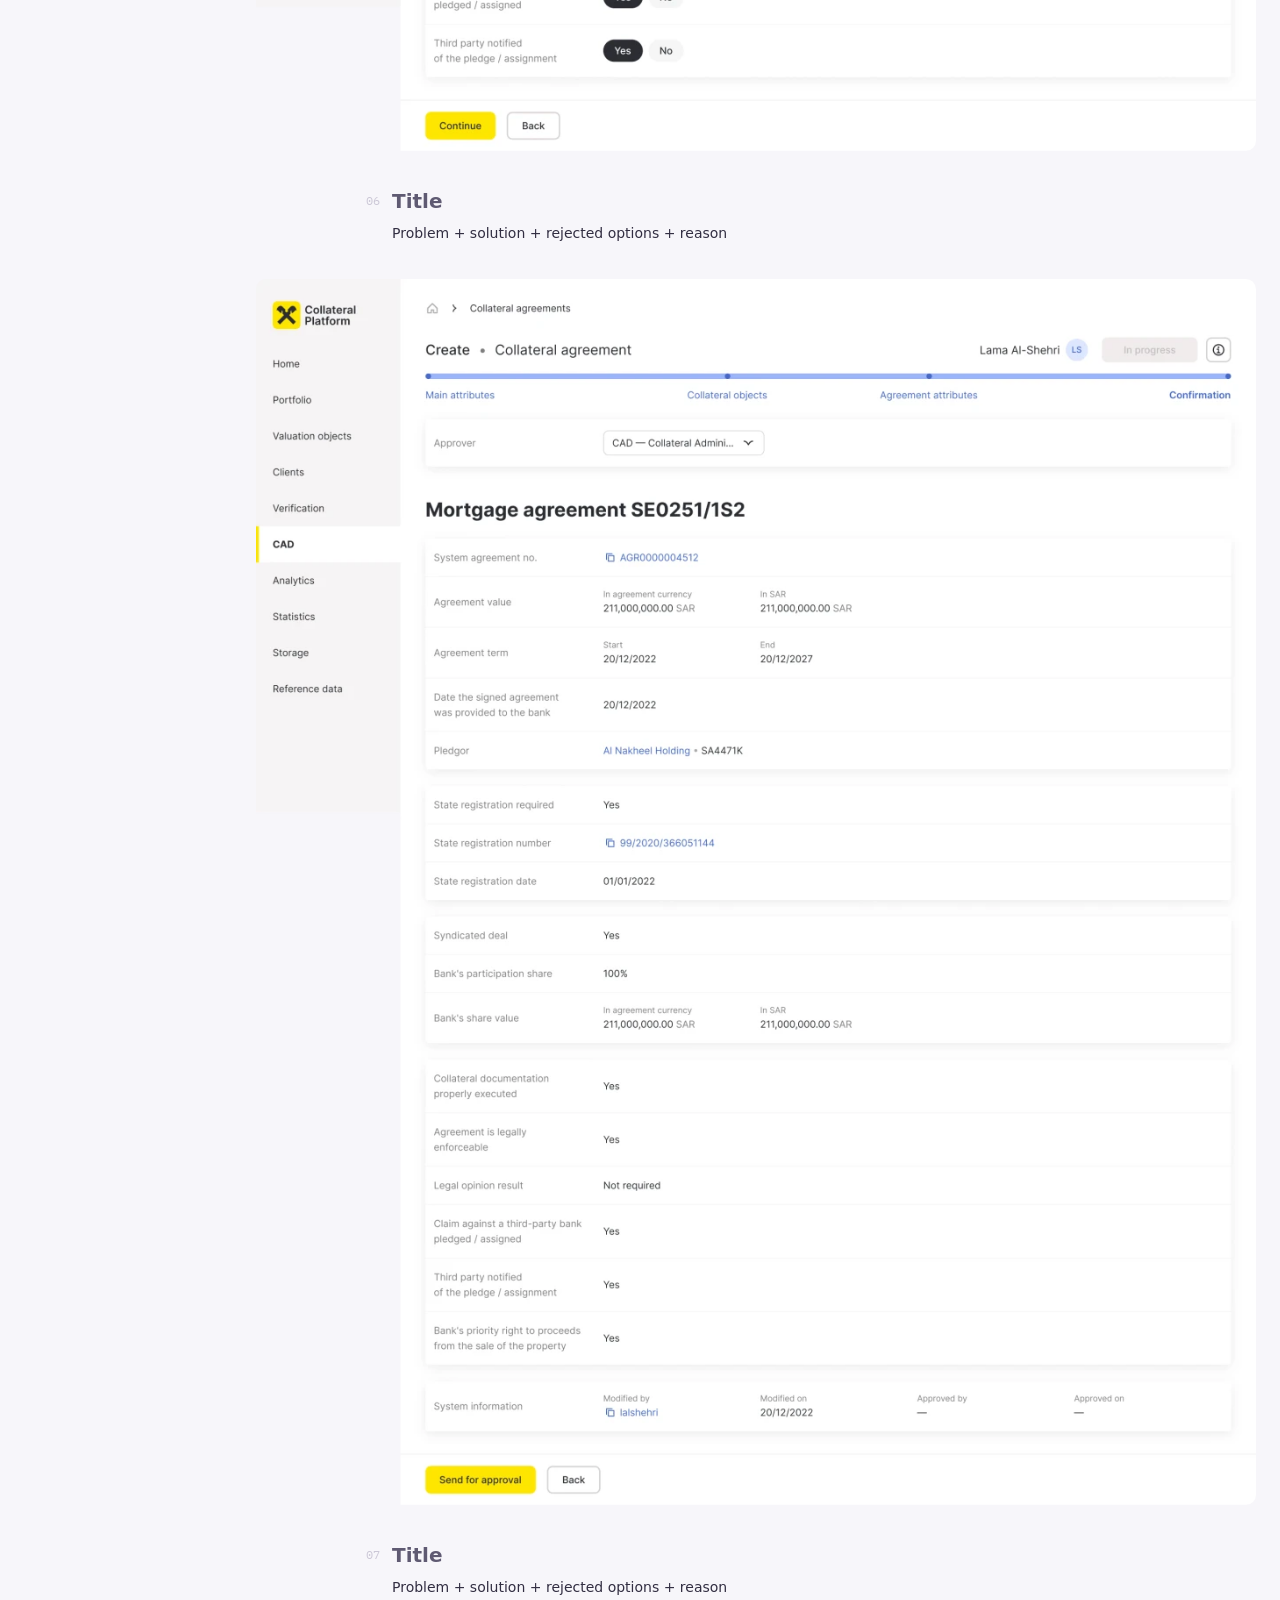
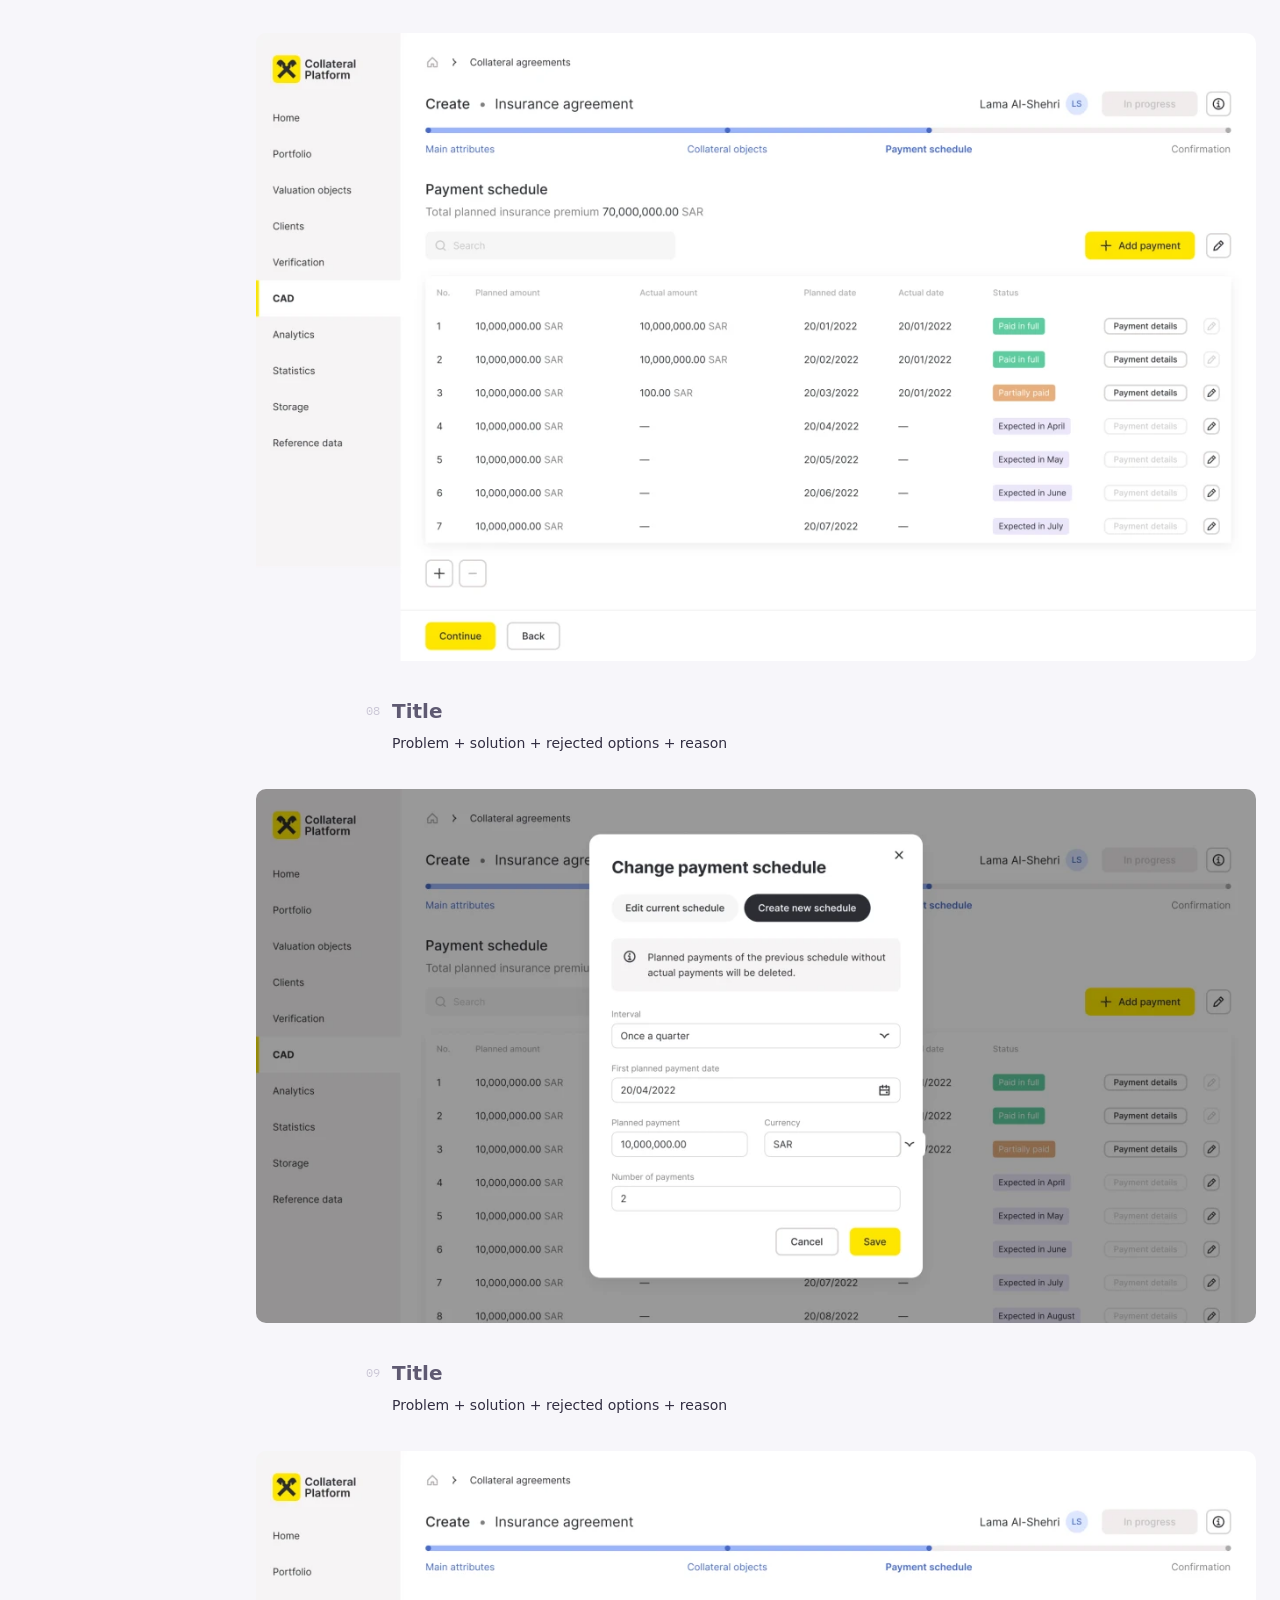
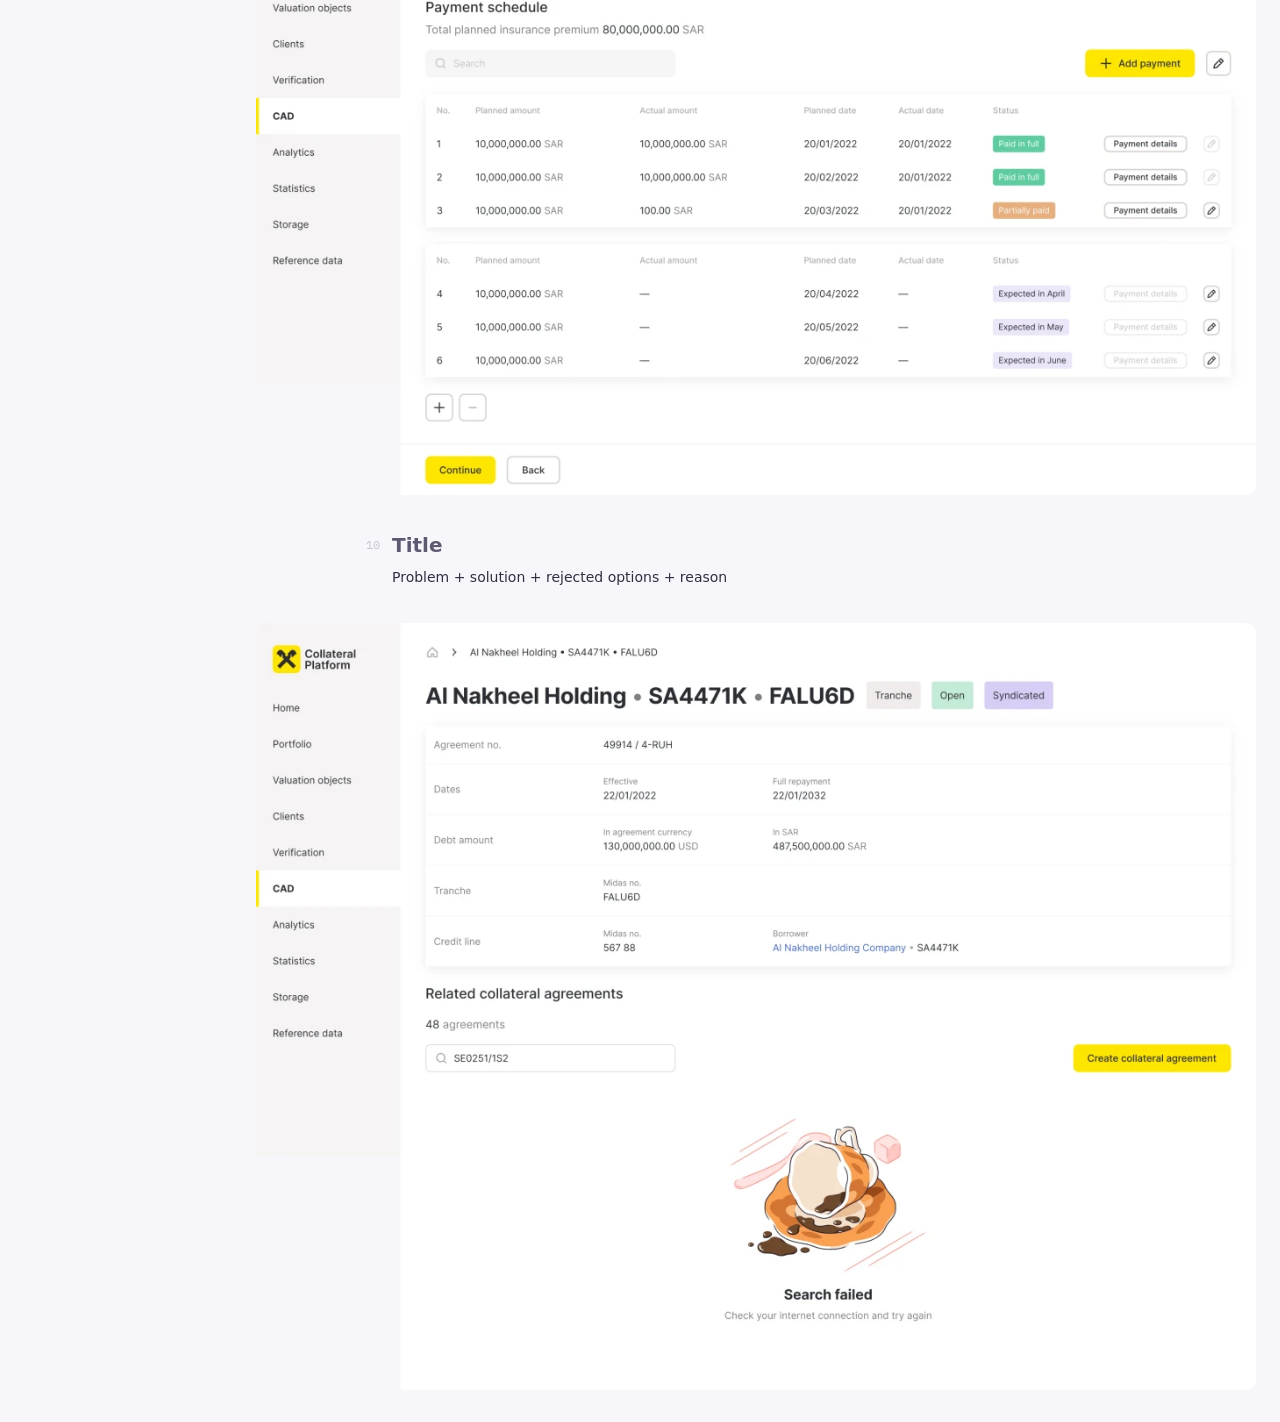
<file: raiffeisen-bank/index.html>
<!doctype html>
<html lang="en" dir="ltr" data-root="../">
<head>
  <!-- Page settings: title, description for Google and link previews,
       and the browser bar colour for day and night (theme-color) -->
  <meta charset="utf-8">
  <meta name="viewport" content="width=device-width, initial-scale=1, viewport-fit=cover">
  <title>Raiffeisen Bank — Konstantin P</title>
  <meta name="description" content="Konstantin P — Product Designer at Raiffeisen Bank, October 2022 — January 2024. Enterprise, CMS, for Bank Staff.">
  <meta name="color-scheme" content="light dark">
  <meta name="theme-color" content="#ffffff" media="(prefers-color-scheme: light)">
  <meta name="theme-color" content="#191721" media="(prefers-color-scheme: dark)">
  <!-- The small icon in the browser tab -->
  <link rel="icon" href="../assets/img/favicon.svg" type="image/svg+xml">
  <!-- Styles: habibi tokens first, then the site styles (order matters) -->
  <link rel="stylesheet" href="../assets/css/tokens.css">
  <link rel="stylesheet" href="../assets/css/site.css">
  <!-- Visit counter (GoatCounter): https://uxpugovkin.goatcounter.com -->
  <script data-goatcounter="https://uxpugovkin.goatcounter.com/count" async src="//gc.zgo.at/count.js"></script>
</head>
<body data-page="raiffeisen-bank">
  <!-- "Skip to content" — only visible to keyboard users who press Tab -->
  <a class="skip-link body-c-regular" href="#main">Skip to content</a>
  <div class="app">
    <!-- SIDEBAR — left empty on purpose. It is filled in automatically from
         the menu list in assets/js/config.js, so every page shows the same menu. -->
    <header class="sidebar" data-sidebar></header>
    <!-- Scripts — the order matters:
         config.js        the name, role and menu list
         icons.js         the sidebar icons
         sidebar.js       builds the sidebar from the two files above
         mobile-bar.js    hides the phone top bar on scroll down
         image-loader.js  grey pulsing placeholder until images load
         toggle-media.js  the Legacy / Current segments and "AI scene" switch
         prefetch.js      loads the other case studies ahead -->
    <script src="../assets/js/config.js"></script>
    <script src="../assets/js/icons.js"></script>
    <script src="../assets/js/sidebar.js"></script>
    <script src="../assets/js/mobile-bar.js"></script>
    <script src="../assets/js/image-loader.js"></script>
    <script src="../assets/js/toggle-media.js"></script>
    <script src="../assets/js/prefetch.js"></script>

    <!-- === PAGE CONTENT ===
         Blocks stack top to bottom, 28px apart (vert-space), in the same
         order as the Content frame in Figma. -->
    <main class="content" id="main">
      <!-- === HEADER: title · role • period · tags === -->
      <header class="paragraph case-header">
        <h1 class="case-header__title header-h1">Raiffeisen Bank</h1>
        <p class="case-header__meta body-a-regular">Product Designer <span class="case-header__sep">•</span> October 2022&nbsp;— January 2024</p>
        <ul class="case-header__tags" aria-label="Tags">
          <li class="tag">Enterprise</li>
          <li class="tag">CMS</li>
          <li class="tag">for Bank Staff</li>
        </ul>
      </header>

      <!-- === LEGACY vs CURRENT ===
           One block, four images (Figma: legaсy-demo-raiffeisen). The segment group
           picks Legacy or Current, the "AI scene" switch picks the scene or the
           plain screen. Images: -1x.webp (1140px) for normal screens, -2x.webp
           (2280px) for retina screens. -->
      <figure class="media">
        <div class="toggle-media" data-type="legacy">
          <span class="image-loader image-loader--spinner toggle-media__frame">
            <img class="toggle-media__image" data-type="legacy" data-ai="true" src="../assets/img/raiffeisen-bank/legacy-ai-scene-1x.webp" srcset="../assets/img/raiffeisen-bank/legacy-ai-scene-1x.webp 1140w, ../assets/img/raiffeisen-bank/legacy-ai-scene-2x.webp 2280w"
                 sizes="(max-width: 767.98px) calc(100vw - 48px), min(1140px, calc(100vw - 280px))"
                 width="1140" height="640" alt="Before, as an AI-generated scene: the legacy collateral system on a desktop monitor in a plain grey office on a rainy winter day, with a thermos, tea in a glass holder, a stack of folders, an umbrella and a coat over the chair, and apartment blocks outside the window. On screen is the Internet Explorer “Collateral type definer” form." decoding="async">
            <img class="toggle-media__image" data-type="legacy" data-ai="false" src="../assets/img/raiffeisen-bank/legacy-ui-1x.webp" srcset="../assets/img/raiffeisen-bank/legacy-ui-1x.webp 1140w, ../assets/img/raiffeisen-bank/legacy-ui-2x.webp 2280w"
                 sizes="(max-width: 767.98px) calc(100vw - 48px), min(1140px, calc(100vw - 280px))"
                 width="1140" height="640" alt="Before: the legacy collateral system running in Internet Explorer (Runtime – CmsRzbRu). A dense “Collateral type definer” form stacks five grey dropdowns — main type, three subtypes and a business collateral code — above a small “Confirm collateral type” button." loading="lazy" decoding="async" aria-hidden="true">
            <img class="toggle-media__image" data-type="current" data-ai="true" src="../assets/img/raiffeisen-bank/current-ai-scene-1x.webp" srcset="../assets/img/raiffeisen-bank/current-ai-scene-1x.webp 1140w, ../assets/img/raiffeisen-bank/current-ai-scene-2x.webp 2280w"
                 sizes="(max-width: 767.98px) calc(100vw - 48px), min(1140px, calc(100vw - 280px))"
                 width="1140" height="640" alt="After: the new Raiffeisen Collateral Platform on a laptop at a field table under an umbrella, with a refinery behind the trees, a thermos, work gloves, a map and a hard hat. On screen, creating a collateral agreement: linked collateral objects — an office floor, a retail unit and a land plot — with their values and a yellow Link object button." loading="lazy" decoding="async" aria-hidden="true">
            <img class="toggle-media__image" data-type="current" data-ai="false" src="../assets/img/raiffeisen-bank/current-ui-1x.webp" srcset="../assets/img/raiffeisen-bank/current-ui-1x.webp 1140w, ../assets/img/raiffeisen-bank/current-ui-2x.webp 2280w"
                 sizes="(max-width: 767.98px) calc(100vw - 48px), min(1140px, calc(100vw - 280px))"
                 width="1140" height="640" alt="Current: the Raiffeisen Collateral Platform in the browser, creating a collateral agreement. Step two of four, Collateral objects: 8 linked objects worth 211,000,000.00 SAR, with an office floor and a retail unit listed with their addresses, owners, title deeds and market values, a yellow Link object button and Continue." loading="lazy" decoding="async" aria-hidden="true">
          </span>
          <!-- Legacy / Current (habibi: segment-group, always Olive Night colours) -->
          <div class="segment-group toggle-media__segments" data-theme="olive-night" role="group" aria-label="Version">
            <button class="segment body-c-regular" type="button" data-type="legacy" aria-pressed="true"
                    data-goatcounter-click="raiffeisen-bank-legacy-segment" data-goatcounter-title="Legacy segment — raiffeisen-bank">Legacy</button>
            <button class="segment body-c-regular" type="button" data-type="current" aria-pressed="false"
                    data-goatcounter-click="raiffeisen-bank-current-segment" data-goatcounter-title="Current segment — raiffeisen-bank">Current</button>
          </div>
          <!-- The "AI scene" switch in a frosted pill (always Olive Night colours) -->
          <div class="toggle-media__control" data-theme="olive-night">
            <button class="switch-and-text toggle-media__switch" type="button" role="switch" aria-checked="true" dir="rtl"
                    data-goatcounter-click="raiffeisen-bank-ai-scene-toggle" data-goatcounter-title="AI scene switch — raiffeisen-bank">
              <span class="switch" aria-hidden="true"><span class="switch__knob"></span></span>
              <span class="body-c-regular">AI scene</span>
            </button>
          </div>
        </div>
      </figure>

      <!-- === SECTION — numbered automatically (01, 02…): title + text === -->
      <section class="paragraph case-section" aria-labelledby="outcomes">
        <h2 class="case-section__title header-h3" id="outcomes">Outcomes</h2>
        <p class="case-section__body body-c-regular">After EU sanctions hit the RU business, <strong>the bank kept running mission-critical internal workflows</strong>, even though it couldn’t pay for Western vendor software.</p>
      </section>

      <!-- === REFLECTION CARDS ===
           Left column: Situation · Actions
           Right column: Problem · Result · Fails
           Unfinished in Figma: every card but Situation still reads "..." -->
      <section class="cards" aria-label="Reflection">
        <div class="cards__grid">
          <div class="cards__col">
            <article class="card card--grow">
              <h2 class="card__title body-a-regular">Situation</h2>
              <p class="body-c-regular">The bank uses third-party tools to process secured loan applications. Since developers cannot update the software directly, they can’t apply the latest technologies: machine learning collateral appraisal, cloud storage, seamless staff experience, and more. As a result, time-to-yes and time-to-collateral metrics are slowing, NPS is poor, and vendor software costs too much.</p>
            </article>
            <article class="card card--grow">
              <h2 class="card__title body-a-regular">Actions</h2>
              <p class="body-c-regular">...</p>
            </article>
          </div>
          <div class="cards__col">
            <article class="card card--grow">
              <h2 class="card__title body-a-regular">Problem</h2>
              <p class="body-c-regular">...</p>
            </article>
            <article class="card card--grow">
              <h2 class="card__title body-a-regular">Result</h2>
              <p class="body-c-regular">...</p>
            </article>
            <article class="card">
              <h2 class="card__title body-a-regular">Fails</h2>
              <p class="body-c-regular">...</p>
            </article>
          </div>
        </div>
      </section>

      <!-- Each section below is followed by one image. Images: the 1140px file
           for normal screens, the 2160px file for retina screens and when
           clicked (opens full size). -->
      <!-- === SECTION — numbered automatically (01, 02…): title + text ===
           Unfinished in Figma: placeholder title and text -->
      <section class="paragraph case-section" aria-labelledby="title-1">
        <h2 class="case-section__title header-h3" id="title-1">Title</h2>
        <p class="case-section__body body-c-regular">Problem + solution + rejected options + reason</p>
      </section>

      <figure class="media">
        <a class="media__link" href="../assets/img/raiffeisen-bank/agreement-main-2160.webp">
          <span class="image-loader image-loader--spinner">
            <img class="media__image" src="../assets/img/raiffeisen-bank/agreement-main-1140.webp" srcset="../assets/img/raiffeisen-bank/agreement-main-1140.webp 1140w, ../assets/img/raiffeisen-bank/agreement-main-2160.webp 2160w"
                 sizes="(max-width: 767.98px) calc(100vw - 48px), min(1140px, calc(100vw - 280px))"
                 width="2160" height="1397" alt="Creating a collateral agreement, step 1 of 4, Main attributes: the deal Al Nakheel Holding · SA4471K · FALU6D with an Add deal button, then the agreement number SE0251/1S2, type Mortgage agreement, currency SAR, start date and signed-agreement date 20/12/2022, and a disabled end date with a Fixed end date switch." loading="lazy" decoding="async">
          </span>
          <span class="visually-hidden">(opens full size)</span>
        </a>
      </figure>

      <!-- === SECTION — numbered automatically (01, 02…): title + text ===
           Unfinished in Figma: placeholder title and text -->
      <section class="paragraph case-section" aria-labelledby="title-2">
        <h2 class="case-section__title header-h3" id="title-2">Title</h2>
        <p class="case-section__body body-c-regular">Problem + solution + rejected options + reason</p>
      </section>

      <figure class="media">
        <a class="media__link" href="../assets/img/raiffeisen-bank/link-object-2160.webp">
          <span class="image-loader image-loader--spinner">
            <img class="media__image" src="../assets/img/raiffeisen-bank/link-object-1140.webp" srcset="../assets/img/raiffeisen-bank/link-object-1140.webp 1140w, ../assets/img/raiffeisen-bank/link-object-2160.webp 2160w"
                 sizes="(max-width: 767.98px) calc(100vw - 48px), min(1140px, calc(100vw - 280px))"
                 width="2160" height="1152" alt="The Link object dialog over step 2, on the Find existing tab: a search by title deed number for several numbers at once found 8 objects, all ticked — an office floor, a retail unit, a land plot, a warehouse, a villa, a residential building and more in Riyadh, each with its market value. Selected 8 rows, total value 211,000,000.00 SAR, with Cancel and Confirm." loading="lazy" decoding="async">
          </span>
          <span class="visually-hidden">(opens full size)</span>
        </a>
      </figure>

      <!-- === SECTION — numbered automatically (01, 02…): title + text ===
           Unfinished in Figma: placeholder title and text -->
      <section class="paragraph case-section" aria-labelledby="title-3">
        <h2 class="case-section__title header-h3" id="title-3">Title</h2>
        <p class="case-section__body body-c-regular">Problem + solution + rejected options + reason</p>
      </section>

      <figure class="media">
        <a class="media__link" href="../assets/img/raiffeisen-bank/objects-linked-2160.webp">
          <span class="image-loader image-loader--spinner">
            <img class="media__image" src="../assets/img/raiffeisen-bank/objects-linked-1140.webp" srcset="../assets/img/raiffeisen-bank/objects-linked-1140.webp 1140w, ../assets/img/raiffeisen-bank/objects-linked-2160.webp 2160w"
                 sizes="(max-width: 767.98px) calc(100vw - 48px), min(1140px, calc(100vw - 280px))"
                 width="2160" height="2580" alt="Step 2 of 4, Collateral objects: 8 linked objects worth 211,000,000.00 SAR in total. Each card shows the object type, area and quality category, address, owner and share, virtual ID, ID and title deed number, an editable value field, market value, a delete button and two checkboxes: insurance not required by Credit Committee decision, and borrower creditworthiness depends on collateral. One warehouse is flagged quality category III." loading="lazy" decoding="async">
          </span>
          <span class="visually-hidden">(opens full size)</span>
        </a>
      </figure>

      <!-- === SECTION — numbered automatically (01, 02…): title + text ===
           Unfinished in Figma: placeholder title and text -->
      <section class="paragraph case-section" aria-labelledby="title-4">
        <h2 class="case-section__title header-h3" id="title-4">Title</h2>
        <p class="case-section__body body-c-regular">Problem + solution + rejected options + reason</p>
      </section>

      <figure class="media">
        <a class="media__link" href="../assets/img/raiffeisen-bank/agreement-attributes-2160.webp">
          <span class="image-loader image-loader--spinner">
            <img class="media__image" src="../assets/img/raiffeisen-bank/agreement-attributes-1140.webp" srcset="../assets/img/raiffeisen-bank/agreement-attributes-1140.webp 1140w, ../assets/img/raiffeisen-bank/agreement-attributes-2160.webp 2160w"
                 sizes="(max-width: 767.98px) calc(100vw - 48px), min(1140px, calc(100vw - 280px))"
                 width="2160" height="1463" alt="Step 3 of 4, Agreement attributes: state registration required (Yes) with four registration numbers and a date, a syndicated deal with a 100% bank participation share, legal opinion result Not required, and Yes answers for a claim against a third-party bank and for notifying the third party, chosen with pill toggles." loading="lazy" decoding="async">
          </span>
          <span class="visually-hidden">(opens full size)</span>
        </a>
      </figure>

      <!-- === SECTION — numbered automatically (01, 02…): title + text ===
           Unfinished in Figma: placeholder title and text -->
      <section class="paragraph case-section" aria-labelledby="title-5">
        <h2 class="case-section__title header-h3" id="title-5">Title</h2>
        <p class="case-section__body body-c-regular">Problem + solution + rejected options + reason</p>
      </section>

      <figure class="media">
        <a class="media__link" href="../assets/img/raiffeisen-bank/confirmation-2160.webp">
          <span class="image-loader image-loader--spinner">
            <img class="media__image" src="../assets/img/raiffeisen-bank/confirmation-1140.webp" srcset="../assets/img/raiffeisen-bank/confirmation-1140.webp 1140w, ../assets/img/raiffeisen-bank/confirmation-2160.webp 2160w"
                 sizes="(max-width: 767.98px) calc(100vw - 48px), min(1140px, calc(100vw - 280px))"
                 width="2160" height="2648" alt="Step 4 of 4, Confirmation: an Approver dropdown set to the CAD — Collateral Administration team above a read-only summary of Mortgage agreement SE0251/1S2 — agreement value 211,000,000.00 SAR, term, pledgor, state registration, syndication and bank share, legal checks and system information — with a Send for approval button." loading="lazy" decoding="async">
          </span>
          <span class="visually-hidden">(opens full size)</span>
        </a>
      </figure>

      <!-- === SECTION — numbered automatically (01, 02…): title + text ===
           Unfinished in Figma: placeholder title and text -->
      <section class="paragraph case-section" aria-labelledby="title-6">
        <h2 class="case-section__title header-h3" id="title-6">Title</h2>
        <p class="case-section__body body-c-regular">Problem + solution + rejected options + reason</p>
      </section>

      <figure class="media">
        <a class="media__link" href="../assets/img/raiffeisen-bank/payment-schedule-2160.webp">
          <span class="image-loader image-loader--spinner">
            <img class="media__image" src="../assets/img/raiffeisen-bank/payment-schedule-1140.webp" srcset="../assets/img/raiffeisen-bank/payment-schedule-1140.webp 1140w, ../assets/img/raiffeisen-bank/payment-schedule-2160.webp 2160w"
                 sizes="(max-width: 767.98px) calc(100vw - 48px), min(1140px, calc(100vw - 280px))"
                 width="2160" height="1356" alt="Creating an insurance agreement, step 3, Payment schedule: total planned premium 70,000,000.00 SAR and a table of 7 monthly payments of 10,000,000.00 SAR with planned and actual amounts and dates, statuses Paid in full, Partially paid and Expected in April to July, Payment details buttons, and add and remove row buttons." loading="lazy" decoding="async">
          </span>
          <span class="visually-hidden">(opens full size)</span>
        </a>
      </figure>

      <!-- === SECTION — numbered automatically (01, 02…): title + text ===
           Unfinished in Figma: placeholder title and text -->
      <section class="paragraph case-section" aria-labelledby="title-7">
        <h2 class="case-section__title header-h3" id="title-7">Title</h2>
        <p class="case-section__body body-c-regular">Problem + solution + rejected options + reason</p>
      </section>

      <figure class="media">
        <a class="media__link" href="../assets/img/raiffeisen-bank/change-schedule-2160.webp">
          <span class="image-loader image-loader--spinner">
            <img class="media__image" src="../assets/img/raiffeisen-bank/change-schedule-1140.webp" srcset="../assets/img/raiffeisen-bank/change-schedule-1140.webp 1140w, ../assets/img/raiffeisen-bank/change-schedule-2160.webp 2160w"
                 sizes="(max-width: 767.98px) calc(100vw - 48px), min(1140px, calc(100vw - 280px))"
                 width="2160" height="1152" alt="The Change payment schedule dialog on the Create new schedule tab, with a note that planned payments of the previous schedule without actual payments will be deleted, and fields for interval (Once a quarter), first planned payment date 20/04/2022, planned payment 10,000,000.00 in SAR and number of payments, 2." loading="lazy" decoding="async">
          </span>
          <span class="visually-hidden">(opens full size)</span>
        </a>
      </figure>

      <!-- === SECTION — numbered automatically (01, 02…): title + text ===
           Unfinished in Figma: placeholder title and text -->
      <section class="paragraph case-section" aria-labelledby="title-8">
        <h2 class="case-section__title header-h3" id="title-8">Title</h2>
        <p class="case-section__body body-c-regular">Problem + solution + rejected options + reason</p>
      </section>

      <figure class="media">
        <a class="media__link" href="../assets/img/raiffeisen-bank/schedule-split-2160.webp">
          <span class="image-loader image-loader--spinner">
            <img class="media__image" src="../assets/img/raiffeisen-bank/schedule-split-1140.webp" srcset="../assets/img/raiffeisen-bank/schedule-split-1140.webp 1140w, ../assets/img/raiffeisen-bank/schedule-split-2160.webp 2160w"
                 sizes="(max-width: 767.98px) calc(100vw - 48px), min(1140px, calc(100vw - 280px))"
                 width="2160" height="1392" alt="The payment schedule split into two tables: the first three payments, already paid in full or in part, on top, and the planned payments 4 to 6, expected April to June, below. Total planned insurance premium 80,000,000.00 SAR." loading="lazy" decoding="async">
          </span>
          <span class="visually-hidden">(opens full size)</span>
        </a>
      </figure>

      <!-- === SECTION — numbered automatically (01, 02…): title + text ===
           Unfinished in Figma: placeholder title and text -->
      <section class="paragraph case-section" aria-labelledby="title-9">
        <h2 class="case-section__title header-h3" id="title-9">Title</h2>
        <p class="case-section__body body-c-regular">Problem + solution + rejected options + reason</p>
      </section>

      <figure class="media">
        <a class="media__link" href="../assets/img/raiffeisen-bank/search-failed-2160.webp">
          <span class="image-loader image-loader--spinner">
            <img class="media__image" src="../assets/img/raiffeisen-bank/search-failed-1140.webp" srcset="../assets/img/raiffeisen-bank/search-failed-1140.webp 1140w, ../assets/img/raiffeisen-bank/search-failed-2160.webp 2160w"
                 sizes="(max-width: 767.98px) calc(100vw - 48px), min(1140px, calc(100vw - 280px))"
                 width="2160" height="1655" alt="The deal page for Al Nakheel Holding · SA4471K · FALU6D, tagged Tranche, Open and Syndicated, with agreement number, dates, debt amount of 130,000,000.00 USD (487,500,000.00 SAR), tranche and credit line. Below, a search of 48 related collateral agreements for SE0251/1S2 shows an empty state: a spilled coffee cup illustration, “Search failed” and “Check your internet connection and try again”." loading="lazy" decoding="async">
          </span>
          <span class="visually-hidden">(opens full size)</span>
        </a>
      </figure>

      <!-- Add more sections above; numbers update automatically -->
    </main>
  </div>
</body>
</html>
</file>
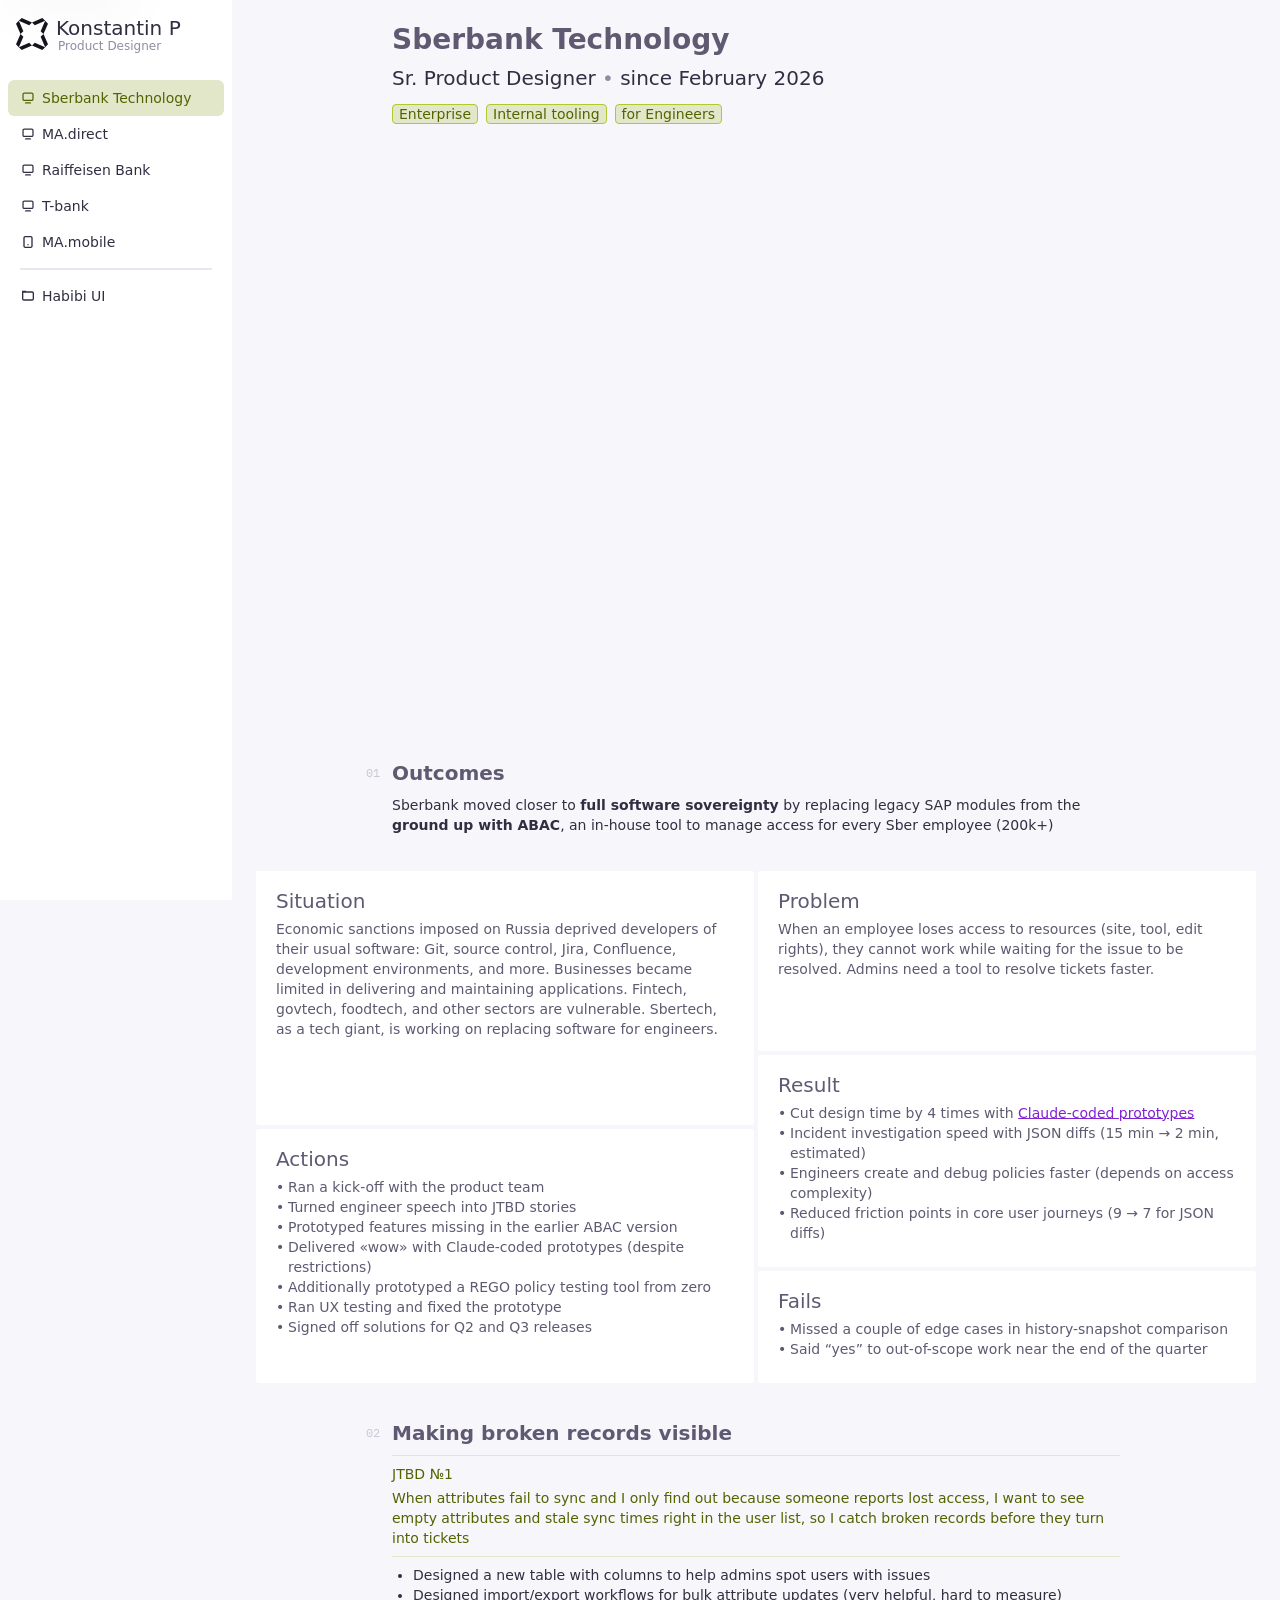
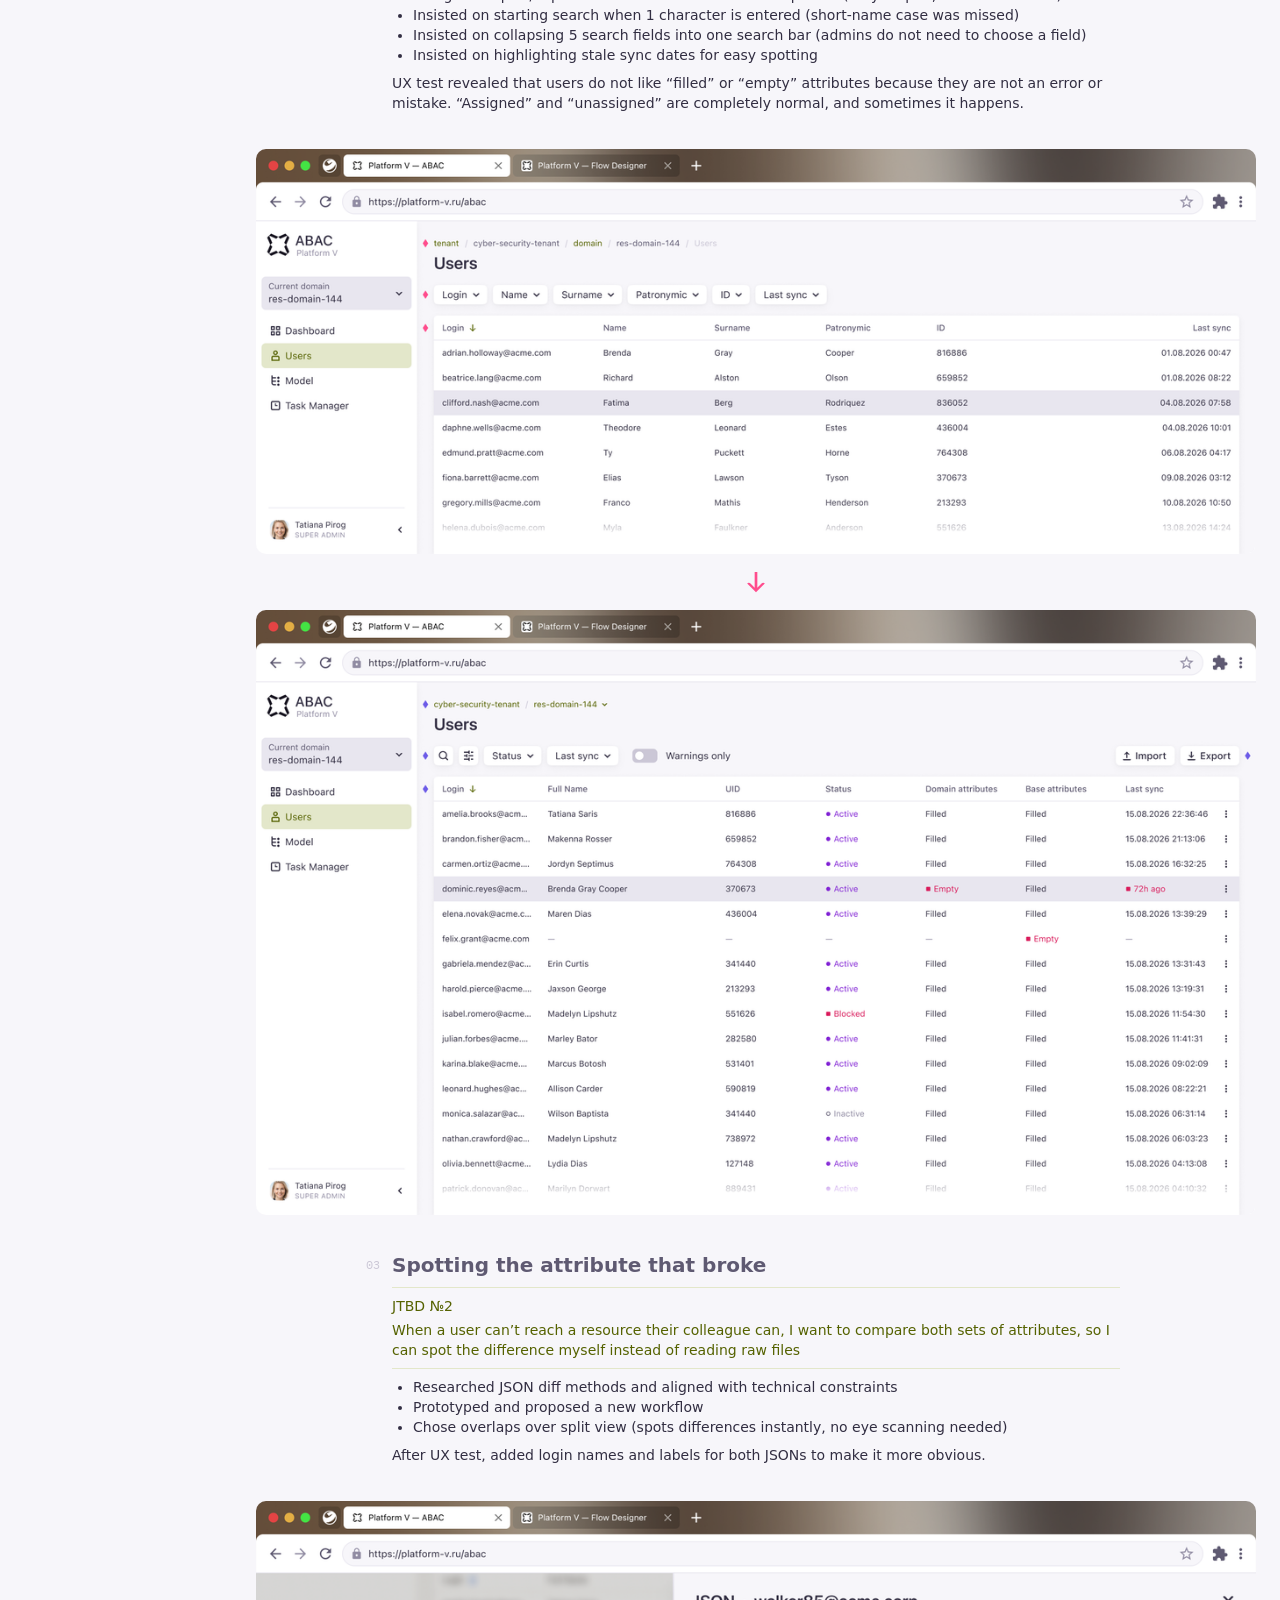
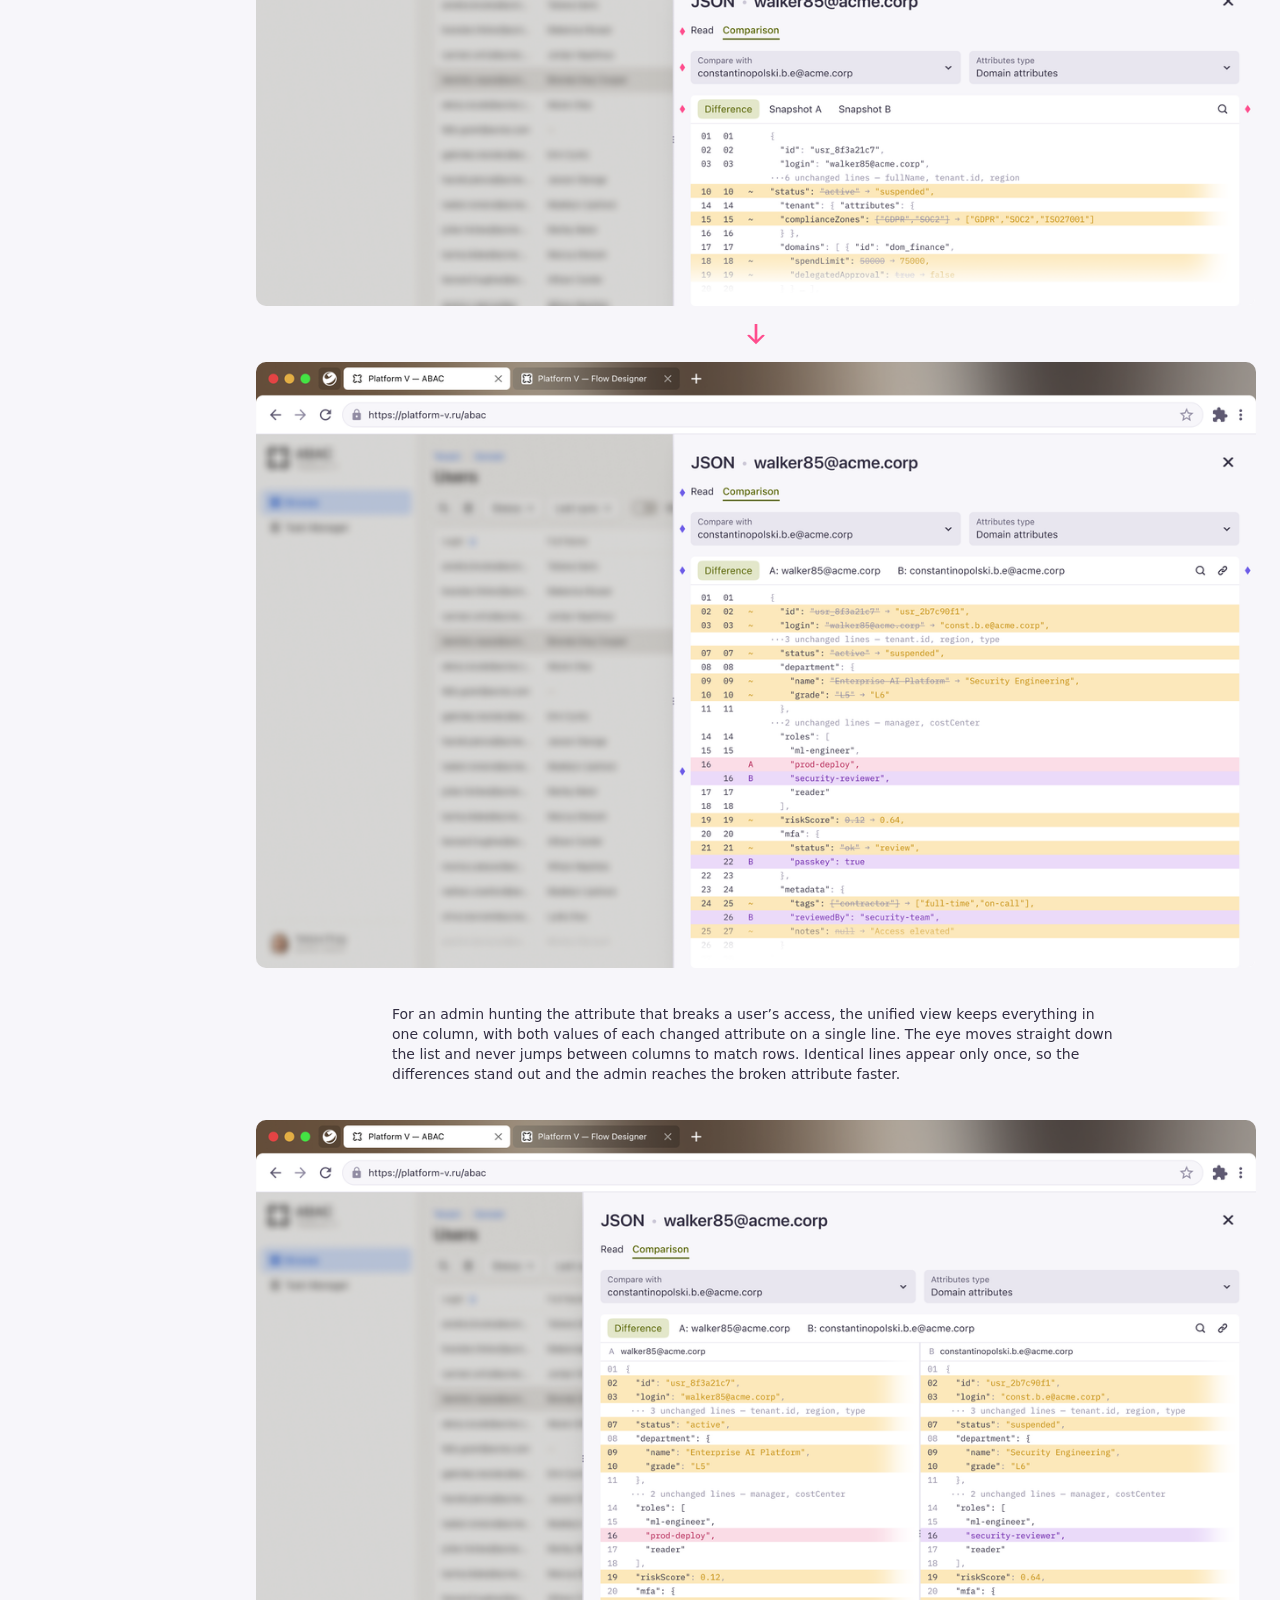
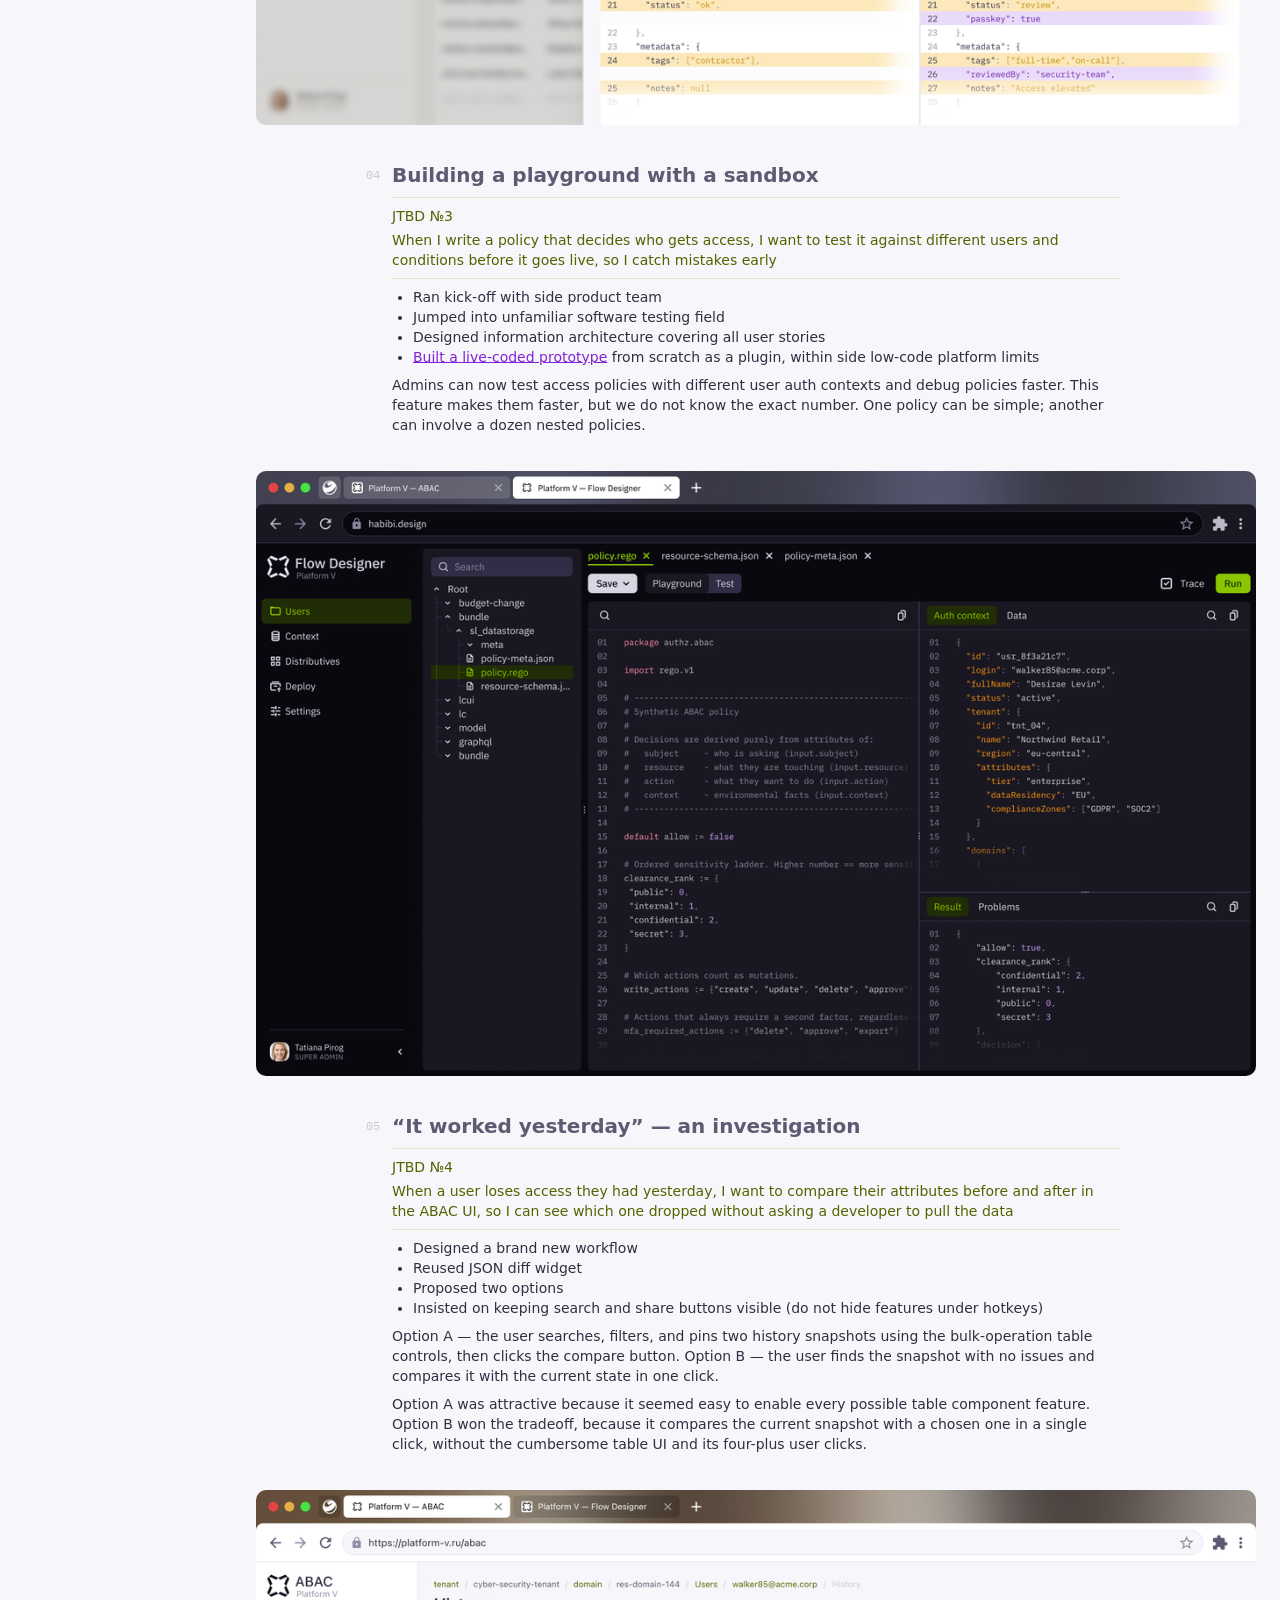
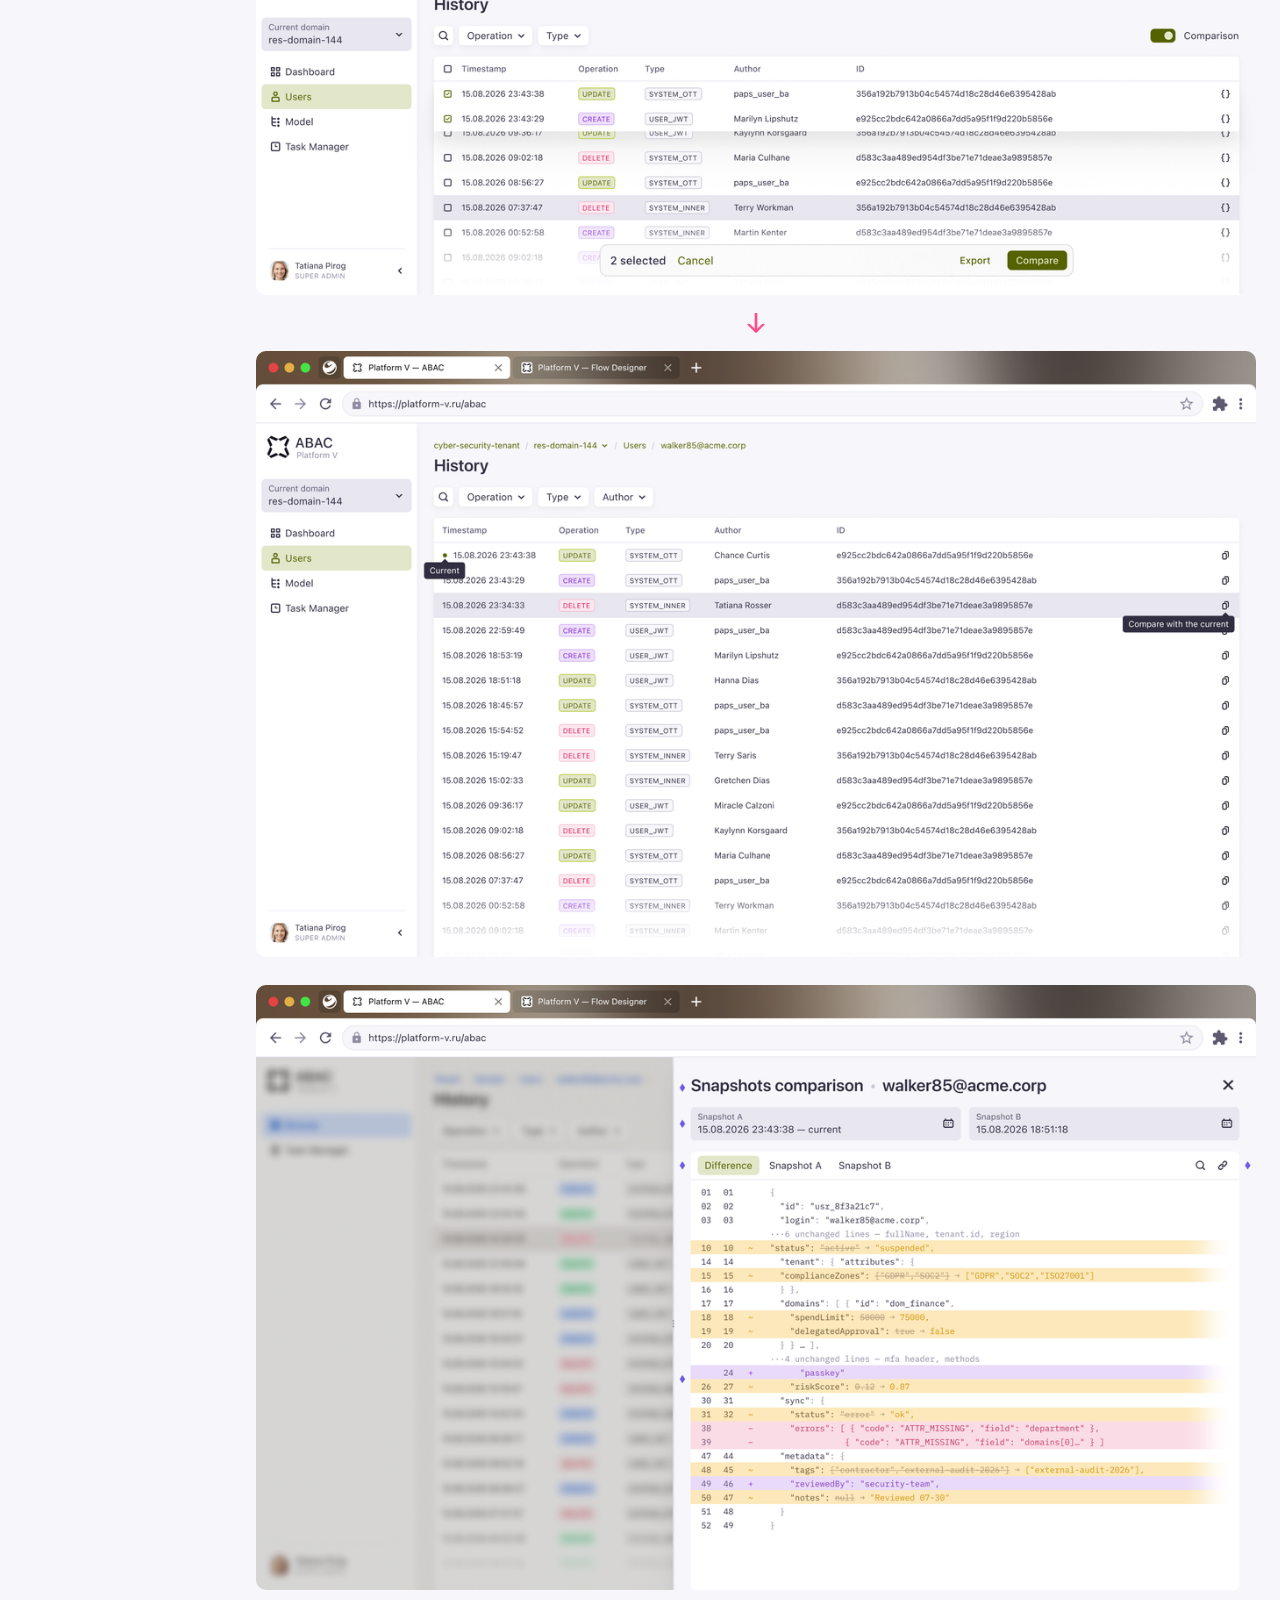
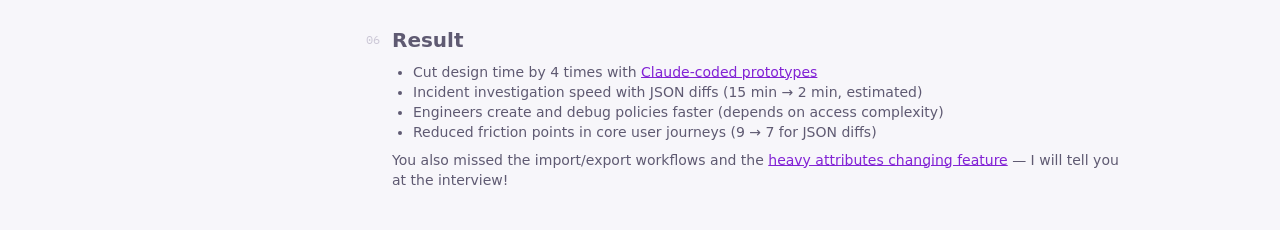
<file: sbertech/index.html>
<!doctype html>
<html lang="en" dir="ltr" data-root="../">
<head>
  <!-- Page settings: title, description for Google and link previews,
       and the browser bar colour for day and night (theme-color) -->
  <meta charset="utf-8">
  <meta name="viewport" content="width=device-width, initial-scale=1, viewport-fit=cover">
  <title>Sberbank Technology — Konstantin P</title>
  <meta name="description" content="Konstantin P — Sr. Product Designer at Sberbank Technology, since February 2026. Enterprise, Internal tooling, for Engineers.">
  <meta name="color-scheme" content="light dark">
  <meta name="theme-color" content="#ffffff" media="(prefers-color-scheme: light)">
  <meta name="theme-color" content="#191721" media="(prefers-color-scheme: dark)">
  <!-- The small icon in the browser tab -->
  <link rel="icon" href="../assets/img/favicon.svg" type="image/svg+xml">
  <!-- Styles: habibi tokens first, then the site styles (order matters) -->
  <link rel="stylesheet" href="../assets/css/tokens.css">
  <link rel="stylesheet" href="../assets/css/site.css">
  <!-- Open the connections to Vimeo early: the showreel video starts sooner -->
  <link rel="preconnect" href="https://player.vimeo.com">
  <link rel="preconnect" href="https://f.vimeocdn.com">
  <link rel="preconnect" href="https://vod-adaptive-ak.vimeocdn.com">
  <!-- Visit counter (GoatCounter): https://uxpugovkin.goatcounter.com -->
  <script data-goatcounter="https://uxpugovkin.goatcounter.com/count" async src="//gc.zgo.at/count.js"></script>
</head>
<body data-page="sbertech">
  <!-- "Skip to content" — only visible to keyboard users who press Tab -->
  <a class="skip-link body-c-regular" href="#main">Skip to content</a>
  <div class="app">
    <!-- SIDEBAR — left empty on purpose. It is filled in automatically from
         the menu list in assets/js/config.js, so every page shows the same menu. -->
    <header class="sidebar" data-sidebar></header>
    <!-- Scripts — the order matters:
         config.js        the name, role and menu list
         icons.js         the sidebar icons
         sidebar.js       builds the sidebar from the two files above
         mobile-bar.js    hides the phone top bar on scroll down
         image-loader.js  grey pulsing placeholder until images load
         toggle-media.js  the Legacy / Current segments and "AI scene" switch
         prefetch.js      loads the other case studies ahead -->
    <script src="../assets/js/config.js"></script>
    <script src="../assets/js/icons.js"></script>
    <script src="../assets/js/sidebar.js"></script>
    <script src="../assets/js/mobile-bar.js"></script>
    <script src="../assets/js/image-loader.js"></script>
    <script src="../assets/js/toggle-media.js"></script>
    <script src="../assets/js/prefetch.js"></script>

    <!-- === PAGE CONTENT ===
         Blocks stack top to bottom, 28px apart (vert-space), in the same
         order as the Content frame in Figma. -->
    <main class="content" id="main">
      <!-- === HEADER: title · role • period · tags === -->
      <header class="paragraph case-header">
        <h1 class="case-header__title header-h1">Sberbank Technology</h1>
        <p class="case-header__meta body-a-regular">Sr. Product Designer <span class="case-header__sep">•</span> since February 2026</p>
        <ul class="case-header__tags" aria-label="Tags">
          <li class="tag">Enterprise</li>
          <li class="tag">Internal tooling</li>
          <li class="tag">for Engineers</li>
        </ul>
      </header>

      <!-- === VIDEO — Vimeo, plays muted on a loop === -->
      <figure class="media">
        <div class="image-loader image-loader--spinner media__video media__video--ambient">
          <iframe data-src="https://player.vimeo.com/video/1231912882?autoplay=1&amp;muted=1&amp;loop=1&amp;autopause=0&amp;playsinline=1&amp;dnt=1&amp;title=0&amp;byline=0&amp;portrait=0&amp;controls=0&amp;background=1" title="Showreel video, plays muted on a loop" allow="autoplay; fullscreen; picture-in-picture" tabindex="-1"></iframe>
          <noscript><iframe src="https://player.vimeo.com/video/1231912882?autoplay=1&amp;muted=1&amp;loop=1&amp;autopause=0&amp;playsinline=1&amp;dnt=1&amp;title=0&amp;byline=0&amp;portrait=0&amp;controls=0&amp;background=1" title="Showreel video, plays muted on a loop" allow="autoplay; fullscreen; picture-in-picture" tabindex="-1"></iframe></noscript>
        </div>
      </figure>

      <!-- === SECTION — numbered automatically (01, 02…): title + text === -->
      <section class="paragraph case-section" aria-labelledby="outcomes">
        <h2 class="case-section__title header-h3" id="outcomes">Outcomes</h2>
        <p class="case-section__body body-c-regular">Sberbank moved closer to <strong>full software sovereignty</strong> by replacing legacy SAP modules from the <strong>ground up with ABAC</strong>, an in-house tool to manage access for every Sber employee (200k+)</p>
      </section>

      <!-- === REFLECTION CARDS ===
           Left column: Situation · Actions
           Right column: Problem · Result · Fails -->
      <section class="cards" aria-label="Reflection">
        <div class="cards__grid">
          <div class="cards__col">
            <article class="card card--grow">
              <h2 class="card__title body-a-regular">Situation</h2>
              <p class="body-c-regular">Economic sanctions imposed on Russia deprived developers of their usual software: Git, source control, Jira, Confluence, development environments, and more. Businesses became limited in delivering and maintaining applications. Fintech, govtech, foodtech, and other sectors are vulnerable. Sbertech, as a tech giant, is working on replacing software for engineers.</p>
            </article>
            <article class="card card--grow">
              <h2 class="card__title body-a-regular">Actions</h2>
              <ul class="card__list body-c-regular">
                <li>Ran a kick-off with the product team</li>
                <li>Turned engineer speech into JTBD stories</li>
                <li>Prototyped features missing in the earlier ABAC version</li>
                <li>Delivered «wow» with Claude-coded prototypes (despite restrictions)</li>
                <li>Additionally prototyped a REGO policy testing tool from zero</li>
                <li>Ran UX testing and fixed the prototype</li>
                <li>Signed off solutions for Q2 and Q3 releases</li>
              </ul>
            </article>
          </div>
          <div class="cards__col">
            <article class="card card--grow">
              <h2 class="card__title body-a-regular">Problem</h2>
              <p class="body-c-regular">When an employee loses access to resources (site, tool, edit rights), they cannot work while waiting for the issue to be resolved. Admins need a tool to resolve tickets faster.</p>
            </article>
            <article class="card card--grow">
              <h2 class="card__title body-a-regular">Result</h2>
              <ul class="card__list body-c-regular">
                <li>Cut design time by 4 times with <a class="text-link" href="https://uxpugovkin.github.io/habibi-ui/abac-to-be" target="_blank" rel="noopener">Claude-coded prototypes<span class="visually-hidden"> (opens in a new tab)</span></a></li>
                <li>Incident investigation speed with JSON diffs (15&nbsp;min → 2&nbsp;min, estimated)</li>
                <li>Engineers create and debug policies faster (depends on access complexity)</li>
                <li>Reduced friction points in core user journeys (9 → 7 for JSON diffs)</li>
              </ul>
            </article>
            <article class="card">
              <h2 class="card__title body-a-regular">Fails</h2>
              <ul class="card__list body-c-regular">
                <li>Missed a couple of edge cases in history-snapshot comparison</li>
                <li>Said “yes” to out-of-scope work near the end of the quarter</li>
              </ul>
            </article>
          </div>
        </div>
      </section>

      <!-- === SECTION — numbered automatically (01, 02…): title + text === -->
      <section class="paragraph case-section" aria-labelledby="making-broken-records-visible">
        <h2 class="case-section__title header-h3" id="making-broken-records-visible">Making broken records visible</h2>
        <div class="case-jtbd body-c-regular">
          <p class="body-c-bold">JTBD №1</p>
          <p>When attributes fail to sync and I only find out because someone reports lost access, I want to see empty attributes and stale sync times right in the user list, so I catch broken records before they turn into tickets</p>
        </div>
        <div class="case-section__body body-c-regular">
          <ul>
            <li>Designed a new table with columns to help admins spot users with issues</li>
            <li>Designed import/export workflows for bulk attribute updates (very helpful, hard to measure)</li>
            <li>Insisted on starting search when 1 character is entered (short-name case was missed)</li>
            <li>Insisted on collapsing 5 search fields into one search bar (admins do not need to choose a field)</li>
            <li>Insisted on highlighting stale sync dates for easy spotting</li>
          </ul>
        </div>
        <p class="case-section__body body-c-regular">UX test revealed that users do not like “filled” or “empty” attributes because they are not an error or mistake. “Assigned” and “unassigned” are completely normal, and sometimes it happens.</p>
      </section>

      <!-- === IMAGES ===
           Each image: the 1140px file for normal screens, the 2160px file for
           retina screens and when clicked (opens full size). -->
      <figure class="media">
        <a class="media__link" href="../assets/img/sbertech/users-before-2160.webp">
          <span class="image-loader image-loader--spinner">
            <img class="media__image" src="../assets/img/sbertech/users-before-1140.webp" srcset="../assets/img/sbertech/users-before-1140.webp 1140w, ../assets/img/sbertech/users-before-2160.webp 2160w"
                 sizes="(max-width: 767.98px) calc(100vw - 48px), min(1140px, calc(100vw - 280px))"
                 width="2160" height="876" alt="Before: the ABAC Users list for res-domain-144 — a plain table of login, name, surname, patronymic, ID and last sync time, with nothing showing which records are broken." loading="lazy" decoding="async">
          </span>
          <span class="visually-hidden">(opens full size)</span>
        </a>
        <!-- Down arrow -->
        <svg class="media__arrow" width="32" height="32" viewBox="0 0 32 32" fill="currentColor" aria-hidden="true" focusable="false"><path d="M16.0017 26.3166L24.8267 17.4916C23.9154 16.5804 22.4381 16.5804 21.5268 17.4916L17.335 21.6835L17.335 6L14.6683 6L14.6683 21.6833L10.4766 17.4916C9.56535 16.5804 8.08797 16.5804 7.17674 17.4916L16.0017 26.3166Z"/></svg>
        <a class="media__link" href="../assets/img/sbertech/users-after-2160.webp">
          <span class="image-loader image-loader--spinner">
            <img class="media__image" src="../assets/img/sbertech/users-after-1140.webp" srcset="../assets/img/sbertech/users-after-1140.webp 1140w, ../assets/img/sbertech/users-after-2160.webp 2160w"
                 sizes="(max-width: 767.98px) calc(100vw - 48px), min(1140px, calc(100vw - 280px))"
                 width="2160" height="1308" alt="After: the redesigned Users list with Status, Domain attributes, Base attributes and Last sync columns, a “Warnings only” toggle and Import and Export buttons. Broken records stand out: missing attributes are flagged in red as “Empty”, and a stale sync shows as “72h ago”." loading="lazy" decoding="async">
          </span>
          <span class="visually-hidden">(opens full size)</span>
        </a>
      </figure>

      <!-- === SECTION — numbered automatically (01, 02…): title + text === -->
      <section class="paragraph case-section" aria-labelledby="spotting-the-attribute-that-broke">
        <h2 class="case-section__title header-h3" id="spotting-the-attribute-that-broke">Spotting the attribute that broke</h2>
        <div class="case-jtbd body-c-regular">
          <p class="body-c-bold">JTBD №2</p>
          <p>When a user can’t reach a resource their colleague can, I want to compare both sets of attributes, so I can spot the difference myself instead of reading raw files</p>
        </div>
        <div class="case-section__body body-c-regular">
          <ul>
            <li>Researched JSON diff methods and aligned with technical constraints</li>
            <li>Prototyped and proposed a new workflow</li>
            <li>Chose overlaps over split view (spots differences instantly, no eye scanning needed)</li>
          </ul>
        </div>
        <p class="case-section__body body-c-regular">After UX test, added login names and labels for both JSONs to make it more obvious.</p>
      </section>

      <!-- === IMAGES ===
           Each image: the 1140px file for normal screens, the 2160px file for
           retina screens and when clicked (opens full size). -->
      <figure class="media">
        <a class="media__link" href="../assets/img/sbertech/attr-diff-1-2160.webp">
          <span class="image-loader image-loader--spinner">
            <img class="media__image" src="../assets/img/sbertech/attr-diff-1-1140.webp" srcset="../assets/img/sbertech/attr-diff-1-1140.webp 1140w, ../assets/img/sbertech/attr-diff-1-2160.webp 2160w"
                 sizes="(max-width: 767.98px) calc(100vw - 48px), min(1140px, calc(100vw - 280px))"
                 width="2160" height="876" alt="Platform V ABAC, JSON panel for walker85@acme.corp in Comparison mode. The Difference tab compares two snapshots of the user’s domain attributes and highlights what changed: status went from active to suspended, ISO27001 was added to compliance zones, spend limit rose from 50,000 to 75,000 and delegated approval was turned off. Six unchanged lines are collapsed." loading="lazy" decoding="async">
          </span>
          <span class="visually-hidden">(opens full size)</span>
        </a>
        <!-- Down arrow -->
        <svg class="media__arrow" width="32" height="32" viewBox="0 0 32 32" fill="currentColor" aria-hidden="true" focusable="false"><path d="M16.0017 26.3166L24.8267 17.4916C23.9154 16.5804 22.4381 16.5804 21.5268 17.4916L17.335 21.6835L17.335 6L14.6683 6L14.6683 21.6833L10.4766 17.4916C9.56535 16.5804 8.08797 16.5804 7.17674 17.4916L16.0017 26.3166Z"/></svg>
        <a class="media__link" href="../assets/img/sbertech/attr-diff-2-2160.webp">
          <span class="image-loader image-loader--spinner">
            <img class="media__image" src="../assets/img/sbertech/attr-diff-2-1140.webp" srcset="../assets/img/sbertech/attr-diff-2-1140.webp 1140w, ../assets/img/sbertech/attr-diff-2-2160.webp 2160w"
                 sizes="(max-width: 767.98px) calc(100vw - 48px), min(1140px, calc(100vw - 280px))"
                 width="2160" height="1308" alt="The same panel comparing two users, A: walker85@acme.corp and B: constantinopolski.b.e@acme.corp. Changed values are highlighted, including status, department, grade, risk score, MFA status, tags and notes. The prod-deploy role exists only for A, while the security-reviewer role, a passkey and a reviewedBy entry exist only for B." loading="lazy" decoding="async">
          </span>
          <span class="visually-hidden">(opens full size)</span>
        </a>
      </figure>

      <!-- === TEXT — a paragraph without a title or number === -->
      <div class="paragraph">
        <p class="case-section__body body-c-regular">For an admin hunting the attribute that breaks a user’s access, the unified view keeps everything in one column, with both values of each changed attribute on a single line. The eye moves straight down the list and never jumps between columns to match rows. Identical lines appear only once, so the differences stand out and the admin reaches the broken attribute faster.</p>
      </div>

      <!-- === IMAGES ===
           Each image: the 1140px file for normal screens, the 2160px file for
           retina screens and when clicked (opens full size). -->
      <figure class="media">
        <a class="media__link" href="../assets/img/sbertech/attr-diff-split-2160.webp">
          <span class="image-loader image-loader--spinner">
            <img class="media__image" src="../assets/img/sbertech/attr-diff-split-1140.webp" srcset="../assets/img/sbertech/attr-diff-split-1140.webp 1140w, ../assets/img/sbertech/attr-diff-split-2160.webp 2160w"
                 sizes="(max-width: 767.98px) calc(100vw - 48px), min(1140px, calc(100vw - 280px))"
                 width="2160" height="1308" alt="The alternative split view of the same comparison: A: walker85@acme.corp and B: constantinopolski.b.e@acme.corp sit in two side-by-side columns, each with its own line numbers. Changed lines are highlighted in both columns, the prod-deploy role is marked only on the left, and the security-reviewer role, a passkey and a reviewedBy entry only on the right." loading="lazy" decoding="async">
          </span>
          <span class="visually-hidden">(opens full size)</span>
        </a>
      </figure>

      <!-- === SECTION — numbered automatically (01, 02…): title + text === -->
      <section class="paragraph case-section" aria-labelledby="building-a-playground-with-a-sandbox">
        <h2 class="case-section__title header-h3" id="building-a-playground-with-a-sandbox">Building a playground with a sandbox</h2>
        <div class="case-jtbd body-c-regular">
          <p class="body-c-bold">JTBD №3</p>
          <p>When I write a policy that decides who gets access, I want to test it against different users and conditions before it goes live, so I catch mistakes early</p>
        </div>
        <div class="case-section__body body-c-regular">
          <ul>
            <li>Ran kick-off with side product team</li>
            <li>Jumped into unfamiliar software testing field</li>
            <li>Designed information architecture covering all user stories</li>
            <li><a class="text-link" href="https://uxpugovkin.github.io/habibi-ui/rego-playground" target="_blank" rel="noopener">Built a live-coded prototype<span class="visually-hidden"> (opens in a new tab)</span></a> from scratch as a plugin, within side low-code platform limits</li>
          </ul>
        </div>
        <p class="case-section__body body-c-regular">Admins can now test access policies with different user auth contexts and debug policies faster. This feature makes them faster, but we do not know the exact number. One policy can be simple; another can involve a dozen nested policies.</p>
      </section>

      <!-- === IMAGES ===
           Each image: the 1140px file for normal screens, the 2160px file for
           retina screens and when clicked (opens full size). -->
      <figure class="media">
        <a class="media__link" href="../assets/img/sbertech/policy-playground-2160.webp">
          <span class="image-loader image-loader--spinner">
            <img class="media__image" src="../assets/img/sbertech/policy-playground-1140.webp" srcset="../assets/img/sbertech/policy-playground-1140.webp 1140w, ../assets/img/sbertech/policy-playground-2160.webp 2160w"
                 sizes="(max-width: 767.98px) calc(100vw - 48px), min(1140px, calc(100vw - 280px))"
                 width="2160" height="1308" alt="The policy playground in Platform V Flow Designer, in a dark theme: a file tree with policy.rego open, a code editor showing a sample ABAC policy, an Auth context panel with a test user’s attributes, and a Result panel showing the decision, allow: true, after pressing Run." loading="lazy" decoding="async">
          </span>
          <span class="visually-hidden">(opens full size)</span>
        </a>
      </figure>

      <!-- === SECTION — numbered automatically (01, 02…): title + text === -->
      <section class="paragraph case-section" aria-labelledby="it-worked-yesterday-an-investigation">
        <h2 class="case-section__title header-h3" id="it-worked-yesterday-an-investigation">“It worked yesterday” — an investigation</h2>
        <div class="case-jtbd body-c-regular">
          <p class="body-c-bold">JTBD №4</p>
          <p>When a user loses access they had yesterday, I want to compare their attributes before and after in the ABAC UI, so I can see which one dropped without asking a developer to pull the data</p>
        </div>
        <div class="case-section__body body-c-regular">
          <ul>
            <li>Designed a brand new workflow</li>
            <li>Reused JSON diff widget</li>
            <li>Proposed two options</li>
            <li>Insisted on keeping search and share buttons visible (do not hide features under hotkeys)</li>
          </ul>
        </div>
        <p class="case-section__body body-c-regular">Option A — the user searches, filters, and pins two history snapshots using the bulk-operation table controls, then clicks the compare button. Option B — the user finds the snapshot with no issues and compares it with the current state in one click.</p>
        <p class="case-section__body body-c-regular">Option A was attractive because it seemed easy to enable every possible table component feature. Option B won the tradeoff, because it compares the current snapshot with a chosen one in a single click, without the cumbersome table UI and its four-plus user clicks.</p>
      </section>

      <!-- === IMAGES ===
           Each image: the 1140px file for normal screens, the 2160px file for
           retina screens and when clicked (opens full size). -->
      <figure class="media">
        <a class="media__link" href="../assets/img/sbertech/history-option-a-2160.webp">
          <span class="image-loader image-loader--spinner">
            <img class="media__image" src="../assets/img/sbertech/history-option-a-1140.webp" srcset="../assets/img/sbertech/history-option-a-1140.webp 1140w, ../assets/img/sbertech/history-option-a-2160.webp 2160w"
                 sizes="(max-width: 767.98px) calc(100vw - 48px), min(1140px, calc(100vw - 280px))"
                 width="2160" height="876" alt="Option A in Platform V ABAC: the History page for walker85@acme.corp in res-domain-144 with Comparison mode switched on. Two snapshots are ticked in the table of updates, creations and deletions, and a bar at the bottom reads “2 selected” with Export and Compare buttons." loading="lazy" decoding="async">
          </span>
          <span class="visually-hidden">(opens full size)</span>
        </a>
        <!-- Down arrow -->
        <svg class="media__arrow" width="32" height="32" viewBox="0 0 32 32" fill="currentColor" aria-hidden="true" focusable="false"><path d="M16.0017 26.3166L24.8267 17.4916C23.9154 16.5804 22.4381 16.5804 21.5268 17.4916L17.335 21.6835L17.335 6L14.6683 6L14.6683 21.6833L10.4766 17.4916C9.56535 16.5804 8.08797 16.5804 7.17674 17.4916L16.0017 26.3166Z"/></svg>
        <a class="media__link" href="../assets/img/sbertech/history-option-b-2160.webp">
          <span class="image-loader image-loader--spinner">
            <img class="media__image" src="../assets/img/sbertech/history-option-b-1140.webp" srcset="../assets/img/sbertech/history-option-b-1140.webp 1140w, ../assets/img/sbertech/history-option-b-2160.webp 2160w"
                 sizes="(max-width: 767.98px) calc(100vw - 48px), min(1140px, calc(100vw - 280px))"
                 width="2160" height="1308" alt="Option B: the same History page without checkboxes. The latest snapshot is marked “Current”, and hovering a row’s compare icon shows the tooltip “Compare with the current”, so any snapshot can be compared with the current state in one click." loading="lazy" decoding="async">
          </span>
          <span class="visually-hidden">(opens full size)</span>
        </a>
      </figure>

      <!-- === IMAGES ===
           Each image: the 1140px file for normal screens, the 2160px file for
           retina screens and when clicked (opens full size). -->
      <figure class="media">
        <a class="media__link" href="../assets/img/sbertech/snapshots-comparison-2160.webp">
          <span class="image-loader image-loader--spinner">
            <img class="media__image" src="../assets/img/sbertech/snapshots-comparison-1140.webp" srcset="../assets/img/sbertech/snapshots-comparison-1140.webp 1140w, ../assets/img/sbertech/snapshots-comparison-2160.webp 2160w"
                 sizes="(max-width: 767.98px) calc(100vw - 48px), min(1140px, calc(100vw - 280px))"
                 width="2160" height="1308" alt="Snapshots comparison for walker85@acme.corp: the current snapshot (A) against an earlier one (B), opened from the History page. The Difference tab highlights changed values — status, compliance zones, spend limit, risk score and sync status — and marks added lines, such as passkey and reviewedBy, separately from removed ones, such as the ATTR_MISSING sync errors." loading="lazy" decoding="async">
          </span>
          <span class="visually-hidden">(opens full size)</span>
        </a>
      </figure>

      <!-- === SECTION — numbered automatically (01, 02…): title + text === -->
      <section class="paragraph case-section" aria-labelledby="result">
        <h2 class="case-section__title header-h3" id="result">Result</h2>
        <div class="case-section__body case-section__body--secondary body-c-regular">
          <ul>
            <li>Cut design time by 4 times with <a class="text-link" href="https://uxpugovkin.github.io/habibi-ui/abac-to-be" target="_blank" rel="noopener">Claude-coded prototypes<span class="visually-hidden"> (opens in a new tab)</span></a></li>
            <li>Incident investigation speed with JSON diffs (15&nbsp;min → 2&nbsp;min, estimated)</li>
            <li>Engineers create and debug policies faster (depends on access complexity)</li>
            <li>Reduced friction points in core user journeys (9 → 7 for JSON diffs)</li>
          </ul>
        </div>
        <p class="case-section__body case-section__body--secondary body-c-regular">You also missed the import/export workflows and the <a class="text-link" href="https://uxpugovkin.github.io/habibi-ui/edit-attributes" target="_blank" rel="noopener">heavy attributes changing feature<span class="visually-hidden"> (opens in a new tab)</span></a> — I will tell you at the interview!</p>
      </section>

      <!-- Add more sections above; numbers update automatically -->
    </main>
  </div>
</body>
</html>
</file>
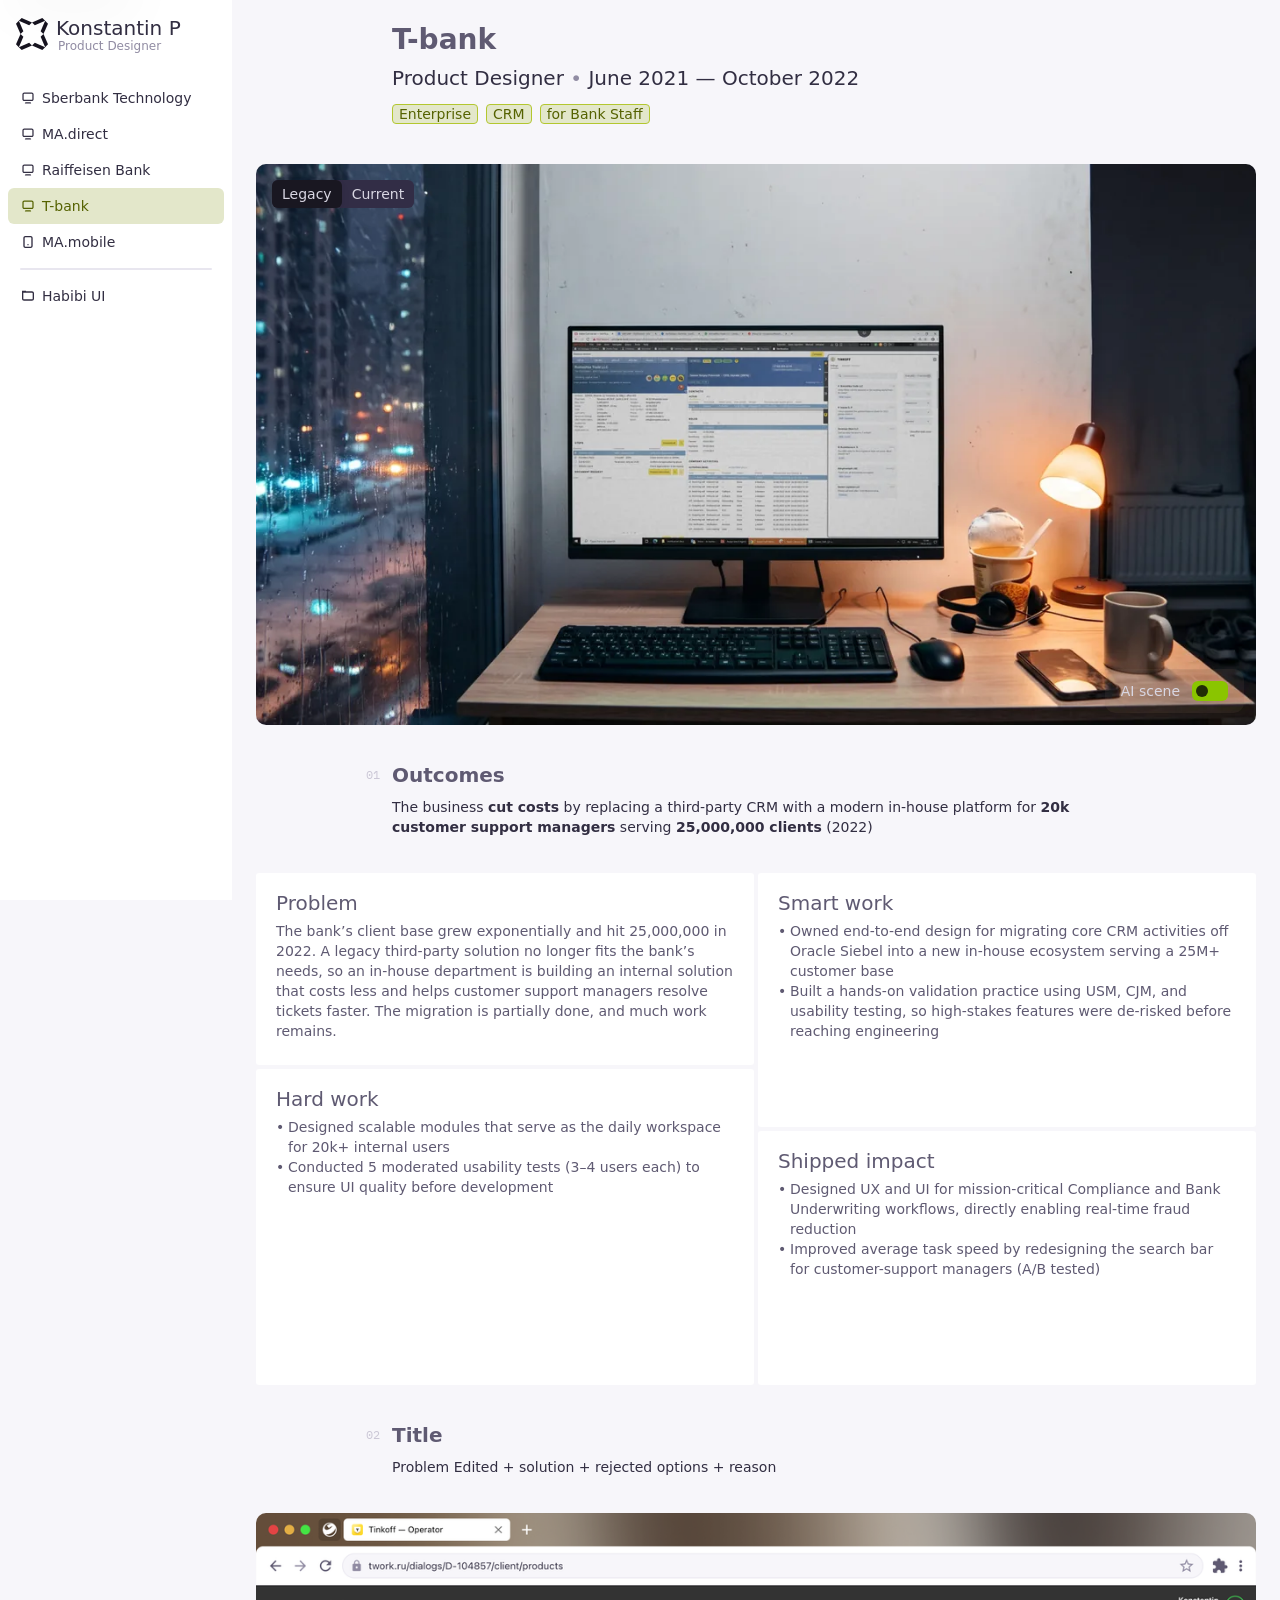
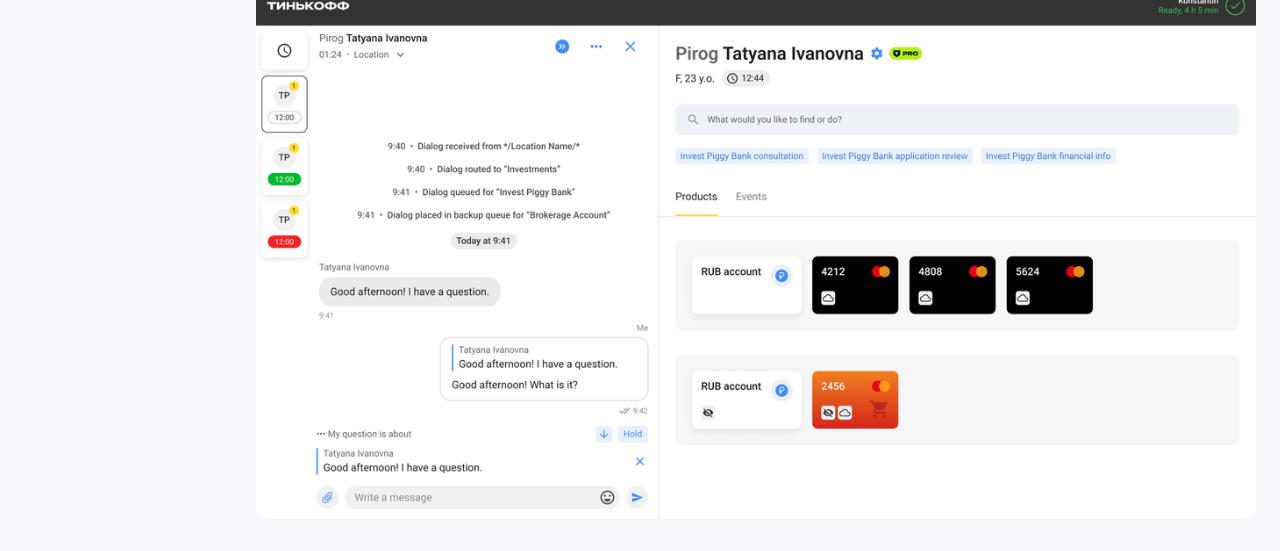
<file: t-bank/index.html>
<!doctype html>
<html lang="en" dir="ltr" data-root="../">
<head>
  <!-- Page settings: title, description for Google and link previews,
       and the browser bar colour for day and night (theme-color) -->
  <meta charset="utf-8">
  <meta name="viewport" content="width=device-width, initial-scale=1, viewport-fit=cover">
  <title>T-bank — Konstantin P</title>
  <meta name="description" content="Konstantin P — Product Designer at T-bank, June 2021 — October 2022. Enterprise, CRM, for Bank Staff.">
  <meta name="color-scheme" content="light dark">
  <meta name="theme-color" content="#ffffff" media="(prefers-color-scheme: light)">
  <meta name="theme-color" content="#191721" media="(prefers-color-scheme: dark)">
  <!-- The small icon in the browser tab -->
  <link rel="icon" href="../assets/img/favicon.svg" type="image/svg+xml">
  <!-- Styles: habibi tokens first, then the site styles (order matters) -->
  <link rel="stylesheet" href="../assets/css/tokens.css">
  <link rel="stylesheet" href="../assets/css/site.css">
  <!-- Visit counter (GoatCounter): https://uxpugovkin.goatcounter.com -->
  <script data-goatcounter="https://uxpugovkin.goatcounter.com/count" async src="//gc.zgo.at/count.js"></script>
</head>
<body data-page="t-bank">
  <!-- "Skip to content" — only visible to keyboard users who press Tab -->
  <a class="skip-link body-c-regular" href="#main">Skip to content</a>
  <div class="app">
    <!-- SIDEBAR — left empty on purpose. It is filled in automatically from
         the menu list in assets/js/config.js, so every page shows the same menu. -->
    <header class="sidebar" data-sidebar></header>
    <!-- Scripts — the order matters:
         config.js        the name, role and menu list
         icons.js         the sidebar icons
         sidebar.js       builds the sidebar from the two files above
         mobile-bar.js    hides the phone top bar on scroll down
         image-loader.js  grey pulsing placeholder until images load
         toggle-media.js  the Legacy / Current segments and "AI scene" switch
         prefetch.js      loads the other case studies ahead -->
    <script src="../assets/js/config.js"></script>
    <script src="../assets/js/icons.js"></script>
    <script src="../assets/js/sidebar.js"></script>
    <script src="../assets/js/mobile-bar.js"></script>
    <script src="../assets/js/image-loader.js"></script>
    <script src="../assets/js/toggle-media.js"></script>
    <script src="../assets/js/prefetch.js"></script>

    <!-- === PAGE CONTENT ===
         Blocks stack top to bottom, 28px apart (vert-space), in the same
         order as the Content frame in Figma. -->
    <main class="content" id="main">
      <!-- === HEADER: title · role • period · tags === -->
      <header class="paragraph case-header">
        <h1 class="case-header__title header-h1">T-bank</h1>
        <p class="case-header__meta body-a-regular">Product Designer <span class="case-header__sep">•</span> June 2021&nbsp;— October 2022</p>
        <ul class="case-header__tags" aria-label="Tags">
          <li class="tag">Enterprise</li>
          <li class="tag">CRM</li>
          <li class="tag">for Bank Staff</li>
        </ul>
      </header>

      <!-- === LEGACY vs CURRENT ===
           One block, four images (Figma: legaсy-demo-t-bank). The segment group
           picks Legacy or Current, the "AI scene" switch picks the scene or the
           plain screen. Images: -1x.webp (1140px) for normal screens, -2x.webp
           (2280px) for retina screens. -->
      <figure class="media">
        <div class="toggle-media" data-type="legacy">
          <span class="image-loader image-loader--spinner toggle-media__frame">
            <img class="toggle-media__image" data-type="legacy" data-ai="true" src="../assets/img/t-bank/legacy-ai-scene-1x.webp" srcset="../assets/img/t-bank/legacy-ai-scene-1x.webp 1140w, ../assets/img/t-bank/legacy-ai-scene-2x.webp 2280w"
                 sizes="(max-width: 767.98px) calc(100vw - 48px), min(1140px, calc(100vw - 280px))"
                 width="1140" height="640" alt="Before, as an AI-generated scene: the legacy Siebel verification screen, in English with test data, on a monitor at a small home desk by a window on a rainy winter night, with lit high-rises outside, a glowing desk lamp, a headset, an instant noodle cup, a mug and a phone. A drying rack and an armchair stand in the dark behind." decoding="async">
            <img class="toggle-media__image" data-type="legacy" data-ai="false" src="../assets/img/t-bank/legacy-ui-1x.webp" srcset="../assets/img/t-bank/legacy-ui-1x.webp 1140w, ../assets/img/t-bank/legacy-ui-2x.webp 2280w"
                 sizes="(max-width: 767.98px) calc(100vw - 48px), min(1140px, calc(100vw - 280px))"
                 width="1140" height="640" alt="Before: the legacy Oracle Siebel verification screen in a browser, in English with test data. The Romashka Trade LLC loan application with its verification steps, the CEO’s contacts and roles and a long list of company activities, with the Tinkoff dialogs panel of customer chats on the right." loading="lazy" decoding="async" aria-hidden="true">
            <img class="toggle-media__image" data-type="current" data-ai="true" src="../assets/img/t-bank/current-ai-scene-1x.webp" srcset="../assets/img/t-bank/current-ai-scene-1x.webp 1140w, ../assets/img/t-bank/current-ai-scene-2x.webp 2280w"
                 sizes="(max-width: 767.98px) calc(100vw - 48px), min(1140px, calc(100vw - 280px))"
                 width="1140" height="640" alt="After: the new in-house Tinkoff operator workspace on a monitor in a snowy-day call-centre office, beside a swordsman figure, a headset and a desk phone. On screen, a customer chat with Pirog Tatyana Ivanovna on the left and her profile with accounts and cards on the right." loading="lazy" decoding="async" aria-hidden="true">
            <img class="toggle-media__image" data-type="current" data-ai="false" src="../assets/img/t-bank/current-ui-1x.webp" srcset="../assets/img/t-bank/current-ui-1x.webp 1140w, ../assets/img/t-bank/current-ui-2x.webp 2280w"
                 sizes="(max-width: 767.98px) calc(100vw - 48px), min(1140px, calc(100vw - 280px))"
                 width="1140" height="640" alt="Current: the Tinkoff operator workspace in the browser. A chat with Pirog Tatyana Ivanovna on the left, with routing events and her question, and her profile on the right with quick actions and two RUB accounts with their cards." loading="lazy" decoding="async" aria-hidden="true">
          </span>
          <!-- Legacy / Current (habibi: segment-group, always Olive Night colours) -->
          <div class="segment-group toggle-media__segments" data-theme="olive-night" role="group" aria-label="Version">
            <button class="segment body-c-regular" type="button" data-type="legacy" aria-pressed="true"
                    data-goatcounter-click="t-bank-legacy-segment" data-goatcounter-title="Legacy segment — t-bank">Legacy</button>
            <button class="segment body-c-regular" type="button" data-type="current" aria-pressed="false"
                    data-goatcounter-click="t-bank-current-segment" data-goatcounter-title="Current segment — t-bank">Current</button>
          </div>
          <!-- The "AI scene" switch in a frosted pill (always Olive Night colours) -->
          <div class="toggle-media__control" data-theme="olive-night">
            <button class="switch-and-text toggle-media__switch" type="button" role="switch" aria-checked="true" dir="rtl"
                    data-goatcounter-click="t-bank-ai-scene-toggle" data-goatcounter-title="AI scene switch — t-bank">
              <span class="switch" aria-hidden="true"><span class="switch__knob"></span></span>
              <span class="body-c-regular">AI scene</span>
            </button>
          </div>
        </div>
      </figure>

      <!-- === SECTION — numbered automatically (01, 02…): title + text === -->
      <section class="paragraph case-section" aria-labelledby="outcomes">
        <h2 class="case-section__title header-h3" id="outcomes">Outcomes</h2>
        <p class="case-section__body body-c-regular">The business <strong>cut costs</strong> by replacing a third-party CRM with a modern in-house platform for <strong>20k customer support managers</strong> serving <strong>25,000,000 clients</strong> (2022)</p>
      </section>

      <!-- === REFLECTION CARDS ===
           Left column: Problem · Hard work
           Right column: Smart work · Shipped impact · Fails -->
      <section class="cards" aria-label="Reflection">
        <div class="cards__grid">
          <div class="cards__col">
            <article class="card">
              <h2 class="card__title body-a-regular">Problem</h2>
              <p class="body-c-regular">The bank’s client base grew exponentially and hit 25,000,000 in 2022. A legacy third-party solution no longer fits the bank’s needs, so an in-house department is building an internal solution that costs less and helps customer support managers resolve tickets faster. The migration is partially done, and much work remains.</p>
            </article>
            <article class="card card--grow">
              <h2 class="card__title body-a-regular">Hard work</h2>
              <ul class="card__list body-c-regular">
                <li>Designed scalable modules that serve as the daily workspace for 20k+ internal users</li>
                <li>Conducted 5 moderated usability tests (3–4 users each) to ensure UI quality before development</li>
              </ul>
            </article>
          </div>
          <div class="cards__col">
            <article class="card card--grow">
              <h2 class="card__title body-a-regular">Smart work</h2>
              <ul class="card__list body-c-regular">
                <li>Owned end-to-end design for migrating core CRM activities off Oracle Siebel into a new in-house ecosystem serving a 25M+ customer base</li>
                <li>Built a hands-on validation practice using USM, CJM, and usability testing, so high-stakes features were de-risked before reaching engineering</li>
              </ul>
            </article>
            <article class="card card--grow">
              <h2 class="card__title body-a-regular">Shipped impact</h2>
              <ul class="card__list body-c-regular">
                <li>Designed UX and UI for mission-critical Compliance and Bank Underwriting workflows, directly enabling real-time fraud reduction</li>
                <li>Improved average task speed by redesigning the search bar for customer-support managers (A/B tested)</li>
              </ul>
            </article>
          </div>
        </div>
      </section>

      <!-- === SECTION — numbered automatically (01, 02…): title + text === -->
      <section class="paragraph case-section" aria-labelledby="title">
        <h2 class="case-section__title header-h3" id="title">Title</h2>
        <p class="case-section__body body-c-regular">Problem Edited + solution + rejected options + reason</p>
      </section>

      <!-- === IMAGES ===
           Each image: the 1140px file for normal screens, the 2160px file for
           retina screens and when clicked (opens full size). -->
      <figure class="media">
        <a class="media__link" href="../assets/img/t-bank/product-window-2160.webp">
          <span class="image-loader image-loader--spinner">
            <img class="media__image" src="../assets/img/t-bank/product-window-1140.webp" srcset="../assets/img/t-bank/product-window-1140.webp 1140w, ../assets/img/t-bank/product-window-2160.webp 2160w"
                 sizes="(max-width: 767.98px) calc(100vw - 48px), min(1140px, calc(100vw - 280px))"
                 width="2160" height="1308" alt="The Tinkoff operator workspace in a browser window: a chat with a customer on the left, with the dialog’s routing history and messages, and her profile on the right, with a search bar, quick actions for Invest Piggy Bank, and the Products tab showing her RUB accounts and cards." loading="lazy" decoding="async">
          </span>
          <span class="visually-hidden">(opens full size)</span>
        </a>
      </figure>

      <!-- Add more sections above; numbers update automatically -->
    </main>
  </div>
</body>
</html>
</file>
<file: assets/css/tokens.css>
/* ==========================================================================
   habibi TOKENS — table of contents

   Every colour, font, radius and shadow on the site comes from these files.
   They mirror the habibi-library Figma file (variables + styles).
   Do not edit values by hand — update them in Figma and regenerate.

   Every page loads this file first, then site.css.

   ─── Day and night ────────────────────────────────────────────────────────
   The site follows the visitor's device setting:
     day   → Olive          (colours-olive.css)
     night → Olive Night    (colours-olive-night.css)

   A page can use another day / night pair, like a variable mode set on a
   Figma frame. Add it to the page's <html> tag:
     <html data-palette="classic">   day → Light, night → Dark  (MA.direct)

   To force one theme for a whole page, whatever the device says:
     <html data-theme="olive">   "olive-night"   "light"   "dark"
   data-theme always wins over data-palette.
   ========================================================================== */

@import url("tokens/fonts.css");
@import url("tokens/radius.css");
@import url("tokens/shadows.css");
@import url("tokens/text-styles.css");

/* The order of the colour files matters: Dark must come after Light,
   so on "classic" pages the night colours replace the day ones */
@import url("tokens/colours-olive.css");
@import url("tokens/colours-olive-night.css");
@import url("tokens/colours-light.css");
@import url("tokens/colours-dark.css");
</file>
<file: assets/css/site.css>
/* ==========================================================================
   SITE STYLES — table of contents

   Layout and components. Every page loads tokens.css first, then this file.
   Each line below loads one file from the site/ folder, which holds one
   component or one page block, like a page in the Figma file.

   Every colour, radius, shadow and text style comes from the habibi tokens
   (tokens.css). Hex values are never written in these files.

   ORDER MATTERS. Like layers in Figma, later files sit "on top": if two
   files style the same thing, the later one wins. Keep mobile.css last.

   To change a component, open its file. To add a new one, create a file
   in site/ and add a line here.
   ========================================================================== */

/* Foundations */
@import url("site/settings.css");          /* spacing, sidebar width, animation speed */
@import url("site/base.css");              /* browser clean-up, page background and text */
@import url("site/layout.css");            /* sidebar + content column side by side */

/* Navigation */
@import url("site/sidebar.css");           /* the left panel: logo, name, menu area */
@import url("site/menu.css");              /* one menu row: default / hover / active */

/* Page blocks */
@import url("site/empty-state.css");       /* "coming soon" and "page not found" */
@import url("site/case-header.css");       /* case study title, role, tags + text block */
@import url("site/case-section.css");      /* numbered text sections (01, 02…) */
@import url("site/home-cards.css");        /* the four big cards on the home page */
@import url("site/media.css");             /* image blocks, video, images side by side */
@import url("site/toggle-media.css");      /* Legacy vs Current: four images, segments + a switch */
@import url("site/arrow.css");             /* the down arrow between before / after */
@import url("site/reflection-cards.css");  /* Situation, Actions, Problem, Result, Fails */

/* Components */
@import url("site/button.css");            /* habibi button, all variants */
@import url("site/switch.css");            /* habibi switch */
@import url("site/segment.css");           /* habibi segment-group */
@import url("site/image-loader.css");      /* grey pulsing placeholder while images load */
@import url("site/tag.css");               /* habibi tag */

/* Phones — must stay last */
@import url("site/mobile.css");            /* layout changes below 768px */
</file>
